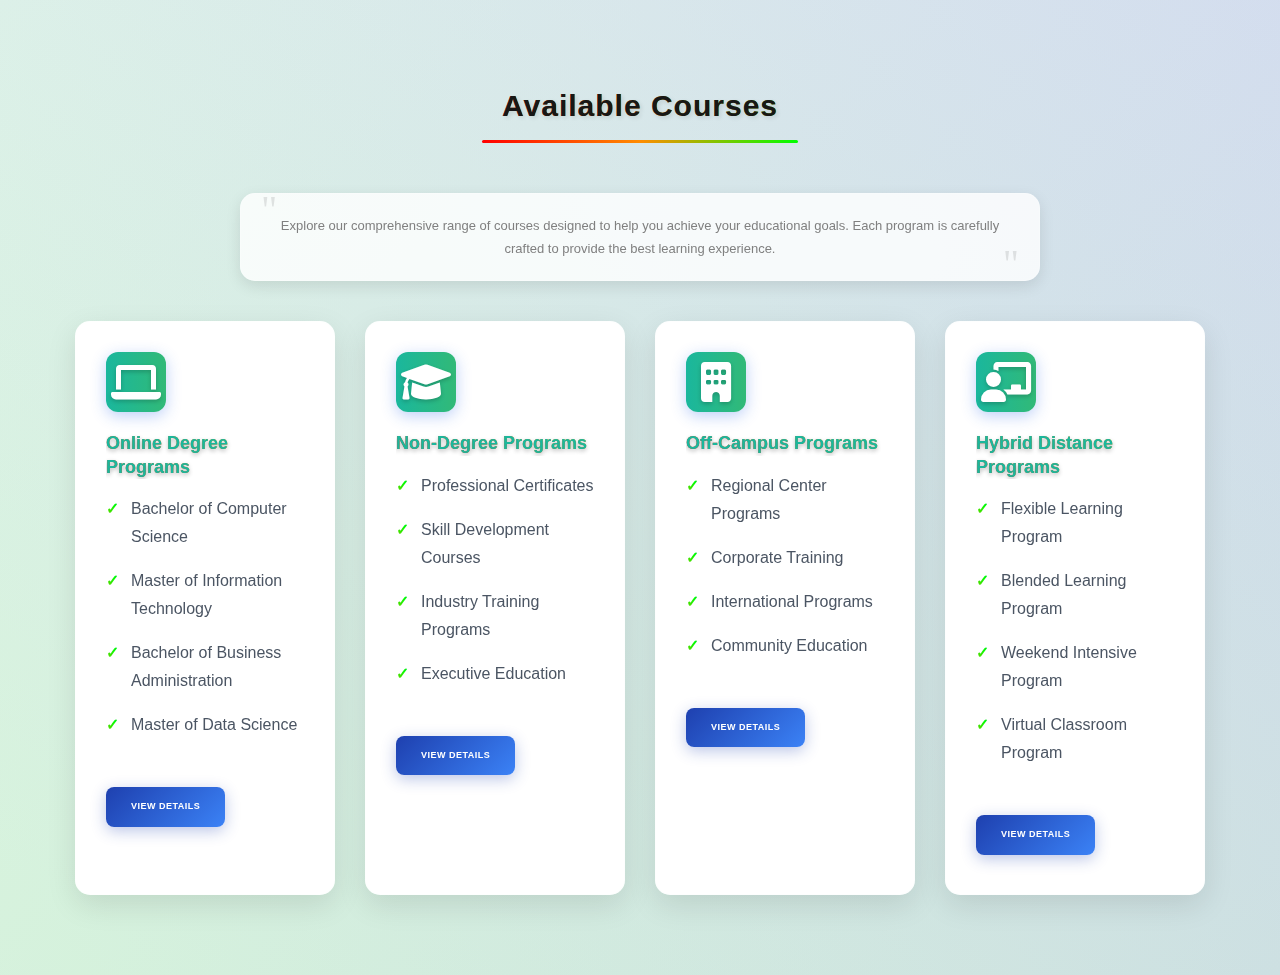
<file: courses.html>
<!DOCTYPE html>
<html lang="en">
<head>
  <meta charset="UTF-8">
  <meta name="viewport" content="width=device-width, initial-scale=1.0">
  <title>NajTech - Available Courses</title>
  <link rel="stylesheet" href="assets/css/style.css">
  <link rel="stylesheet" href="https://cdnjs.cloudflare.com/ajax/libs/font-awesome/6.0.0/css/all.min.css">
  <style>
    .courses-section {
      padding: 80px 0;
      background: linear-gradient(135deg, #f5f7fa 0%, #e4e8f0 100%);
      min-height: 100vh;
      position: relative;
      overflow: hidden;
    }

    .courses-section::before {
      content: '';
      position: absolute;
      top: 0;
      left: 0;
      width: 100%;
      height: 100%;
      background: linear-gradient(45deg, 
        rgba(255, 0, 0, 0.1),
        rgba(0, 255, 0, 0.1),
        rgba(0, 0, 255, 0.1),
        rgba(255, 0, 0, 0.1)
      );
      background-size: 400% 400%;
      animation: gradientAnimation 15s ease infinite;
      z-index: 0;
    }

    .section-title {
      text-align: center;
      font-size: 3rem;
      background: linear-gradient(45deg, 
        #ff0000,
        #ff8c00,
        #00ff00,
        #0000ff,
        #ff0000
      );
      background-size: 300% 300%;
      -webkit-background-clip: text;
      background-clip: text;
      color: transparent;
      margin-bottom: 20px;
      position: relative;
      display: inline-block;
      left: 50%;
      transform: translateX(-50%);
      animation: gradientAnimation 8s ease infinite;
      text-shadow: 2px 2px 4px rgba(0, 0, 0, 0.1);
      font-weight: 800;
      letter-spacing: 1px;
      padding: 0 20px;
    }

    .section-title::before {
      content: '';
      position: absolute;
      bottom: -10px;
      left: 0;
      width: 100%;
      height: 3px;
      background: linear-gradient(90deg, 
        #ff0000,
        #ff8c00,
        #00ff00,
        #0000ff,
        #ff0000
      );
      background-size: 200% 200%;
      animation: gradientAnimation 8s ease infinite;
      border-radius: 3px;
    }

    .section-text {
      text-align: center;
      color: #4b5563;
      max-width: 800px;
      margin: 40px auto;
      font-size: 1.3rem;
      line-height: 1.8;
      position: relative;
      z-index: 1;
      padding: 20px;
      background: rgba(255, 255, 255, 0.8);
      border-radius: 15px;
      box-shadow: 0 5px 15px rgba(0, 0, 0, 0.1);
      border: 1px solid rgba(255, 255, 255, 0.2);
      transition: all 0.3s ease;
    }

    .section-text:hover {
      transform: translateY(-5px);
      box-shadow: 0 10px 25px rgba(0, 0, 0, 0.15);
      background: rgba(255, 255, 255, 0.95);
    }

    .section-text::before {
      content: '"';
      position: absolute;
      top: -20px;
      left: 20px;
      font-size: 4rem;
      color: rgba(0, 0, 0, 0.1);
      font-family: serif;
    }

    .section-text::after {
      content: '"';
      position: absolute;
      bottom: -20px;
      right: 20px;
      font-size: 4rem;
      color: rgba(0, 0, 0, 0.1);
      font-family: serif;
    }

    .grid-list {
      display: grid;
      grid-template-columns: repeat(auto-fit, minmax(300px, 1fr));
      gap: 30px;
      padding: 0 20px;
      max-width: 1200px;
      margin: 0 auto;
    }

    .course-card {
      background: rgba(255, 255, 255, 0.95);
      border-radius: 15px;
      padding: 30px;
      box-shadow: 0 10px 30px rgba(0, 0, 0, 0.1);
      transition: all 0.3s ease;
      position: relative;
      overflow: hidden;
      border: 1px solid rgba(255, 255, 255, 0.2);
    }

    .course-card::before {
      content: '';
      position: absolute;
      inset: -2px;
      background: linear-gradient(45deg, 
        #ff0000,
        #ff8c00,
        #00ff00,
        #0000ff,
        #ff0000
      );
      background-size: 400% 400%;
      border-radius: 16px;
      z-index: -1;
      animation: gradientAnimation 8s linear infinite;
    }

    .course-card::after {
      content: '';
      position: absolute;
      inset: 0;
      background: rgba(255, 255, 255, 0.95);
      border-radius: 15px;
      z-index: -1;
    }

    .card-icon {
      width: 70px;
      height: 70px;
      background: linear-gradient(45deg, 
        #ff0000,
        #ff8c00,
        #00ff00,
        #0000ff,
        #ff0000
      );
      background-size: 300% 300%;
      border-radius: 15px;
      display: flex;
      align-items: center;
      justify-content: center;
      margin-bottom: 20px;
      color: white;
      font-size: 30px;
      transition: all 0.3s ease;
      animation: gradientAnimation 8s ease infinite;
      box-shadow: 0 4px 15px rgba(0, 0, 0, 0.2);
    }

    .card-title {
      font-size: 1.5rem;
      background: linear-gradient(45deg, 
        #ff0000,
        #ff8c00,
        #00ff00,
        #0000ff
      );
      background-size: 300% 300%;
      -webkit-background-clip: text;
      background-clip: text;
      color: transparent;
      margin-bottom: 15px;
      transition: all 0.3s ease;
      animation: gradientAnimation 8s ease infinite;
    }

    .course-list {
      list-style: none;
      padding: 0;
      margin: 0 0 20px 0;
    }

    .course-list li {
      padding: 8px 0;
      color: #4b5563;
      position: relative;
      padding-left: 25px;
      transition: all 0.3s ease;
    }

    .course-list li::before {
      content: '✓';
      position: absolute;
      left: 0;
      background: linear-gradient(45deg, 
        #ff0000,
        #ff8c00,
        #00ff00,
        #0000ff
      );
      background-size: 300% 300%;
      -webkit-background-clip: text;
      background-clip: text;
      color: transparent;
      font-weight: bold;
      transition: all 0.3s ease;
      animation: gradientAnimation 8s ease infinite;
    }

    .btn {
      display: inline-block;
      padding: 12px 30px;
      background: linear-gradient(45deg, 
        #FF6B6B 0%,
        #FF8E53 25%,
        #FFD93D 50%,
        #6BCB77 75%,
        #4D96FF 100%
      );
      background-size: 200% 200%;
      color: #ffffff;
      text-decoration: none;
      border-radius: 50px;
      transition: all 0.3s ease;
      font-weight: 600;
      position: relative;
      overflow: hidden;
      animation: gradientAnimation 5s ease infinite;
      box-shadow: 0 4px 15px rgba(0, 0, 0, 0.2);
      border: none;
      letter-spacing: 1px;
      text-transform: uppercase;
      font-size: 0.9rem;
    }

    .btn::before {
      content: '';
      position: absolute;
      top: 0;
      left: -100%;
      width: 100%;
      height: 100%;
      background: linear-gradient(90deg, transparent, rgba(255, 255, 255, 0.4), transparent);
      transition: 0.5s;
    }

    .btn:hover {
      transform: translateY(-3px) scale(1.05);
      box-shadow: 0 8px 25px rgba(0, 0, 0, 0.3);
      letter-spacing: 2px;
      animation: gradientAnimation 3s ease infinite;
    }

    .btn:hover::before {
      left: 100%;
    }

    .btn:active {
      transform: translateY(-1px) scale(0.98);
    }

    .course-card:hover {
      transform: translateY(-10px) scale(1.02);
      box-shadow: 0 20px 40px rgba(0, 0, 0, 0.2);
    }

    .course-card:hover .card-icon {
      transform: rotate(360deg) scale(1.1);
      box-shadow: 0 6px 20px rgba(0, 0, 0, 0.3);
    }

    .course-card:hover .card-title {
      animation: gradientAnimation 4s ease infinite;
    }

    .course-list li:hover {
      transform: translateX(10px);
      color: #ff0000;
    }

    .course-list li:hover::before {
      transform: scale(1.2);
      animation: gradientAnimation 4s ease infinite;
    }

    @keyframes gradientAnimation {
      0% {
        background-position: 0% 50%;
      }
      50% {
        background-position: 100% 50%;
      }
      100% {
        background-position: 0% 50%;
      }
    }

    @media (max-width: 768px) {
      .grid-list {
        grid-template-columns: 1fr;
        padding: 0 15px;
      }

      .section-title {
        font-size: 2rem;
      }
    }
  </style>
</head>
<body>
  <main>
    <section class="courses-section">
      <div class="container">
        <h2 class="section-title">Available Courses</h2>
        <p class="section-text">Explore our comprehensive range of courses designed to help you achieve your educational goals. Each program is carefully crafted to provide the best learning experience.</p>

        <div class="grid-list">
          <!-- Online Degree Programs -->
          <div class="course-card">
            <div class="card-icon">
              <i class="fas fa-laptop"></i>
            </div>
            <h3 class="card-title">Online Degree Programs</h3>
            <ul class="course-list">
              <li>Bachelor of Computer Science</li>
              <li>Master of Information Technology</li>
              <li>Bachelor of Business Administration</li>
              <li>Master of Data Science</li>
            </ul>
            <a href="online-degree-programs.html" class="btn">View Details</a>
          </div>

          <!-- Non-Degree Programs -->
          <div class="course-card">
            <div class="card-icon">
              <i class="fas fa-graduation-cap"></i>
            </div>
            <h3 class="card-title">Non-Degree Programs</h3>
            <ul class="course-list">
              <li>Professional Certificates</li>
              <li>Skill Development Courses</li>
              <li>Industry Training Programs</li>
              <li>Executive Education</li>
            </ul>
            <a href="non-degree-programs.html" class="btn">View Details</a>
          </div>

          <!-- Off-Campus Programs -->
          <div class="course-card">
            <div class="card-icon">
              <i class="fas fa-building"></i>
            </div>
            <h3 class="card-title">Off-Campus Programs</h3>
            <ul class="course-list">
              <li>Regional Center Programs</li>
              <li>Corporate Training</li>
              <li>International Programs</li>
              <li>Community Education</li>
            </ul>
            <a href="off-campus-programs.html" class="btn">View Details</a>
          </div>

          <!-- Hybrid Distance Programs -->
          <div class="course-card">
            <div class="card-icon">
              <i class="fas fa-chalkboard-teacher"></i>
            </div>
            <h3 class="card-title">Hybrid Distance Programs</h3>
            <ul class="course-list">
              <li>Flexible Learning Program</li>
              <li>Blended Learning Program</li>
              <li>Weekend Intensive Program</li>
              <li>Virtual Classroom Program</li>
            </ul>
            <a href="hybrid-distance-programs.html" class="btn">View Details</a>
          </div>
        </div>
      </div>
    </section>
  </main>
</body>
</html>
</file>
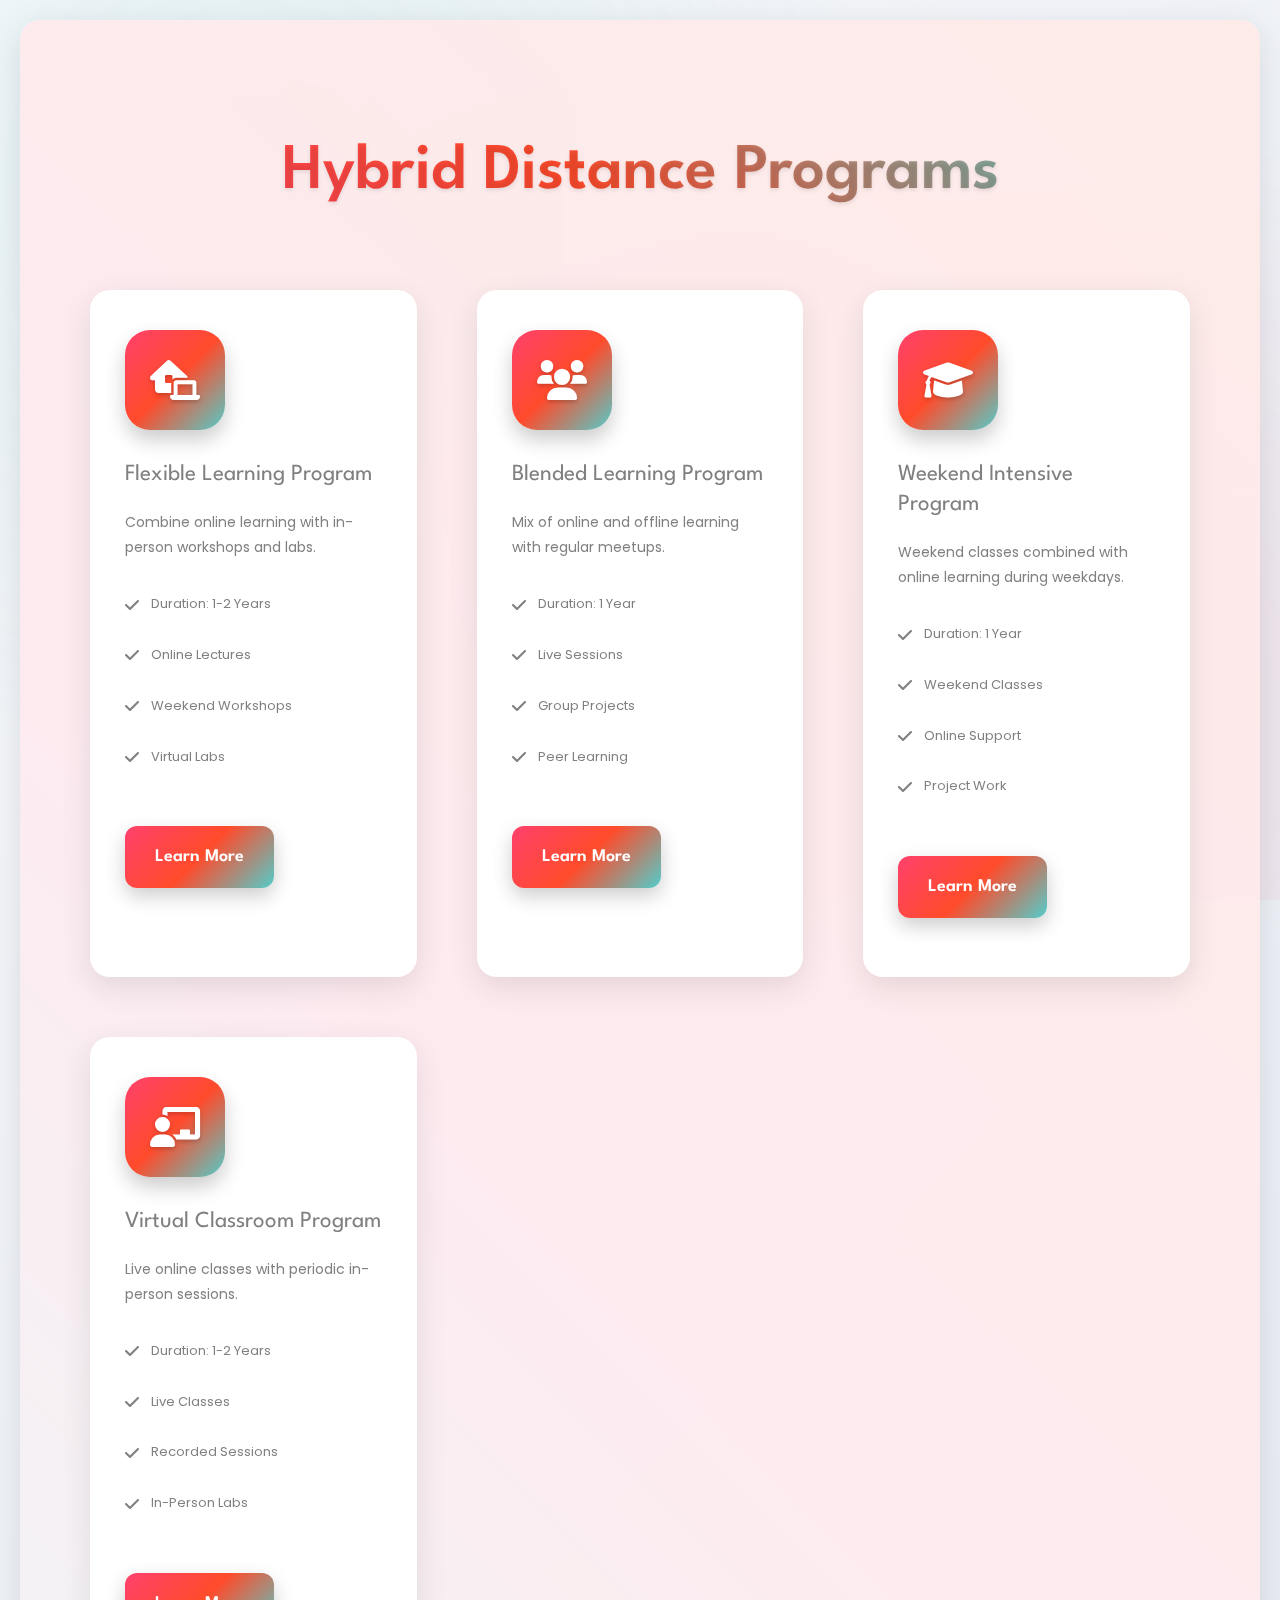
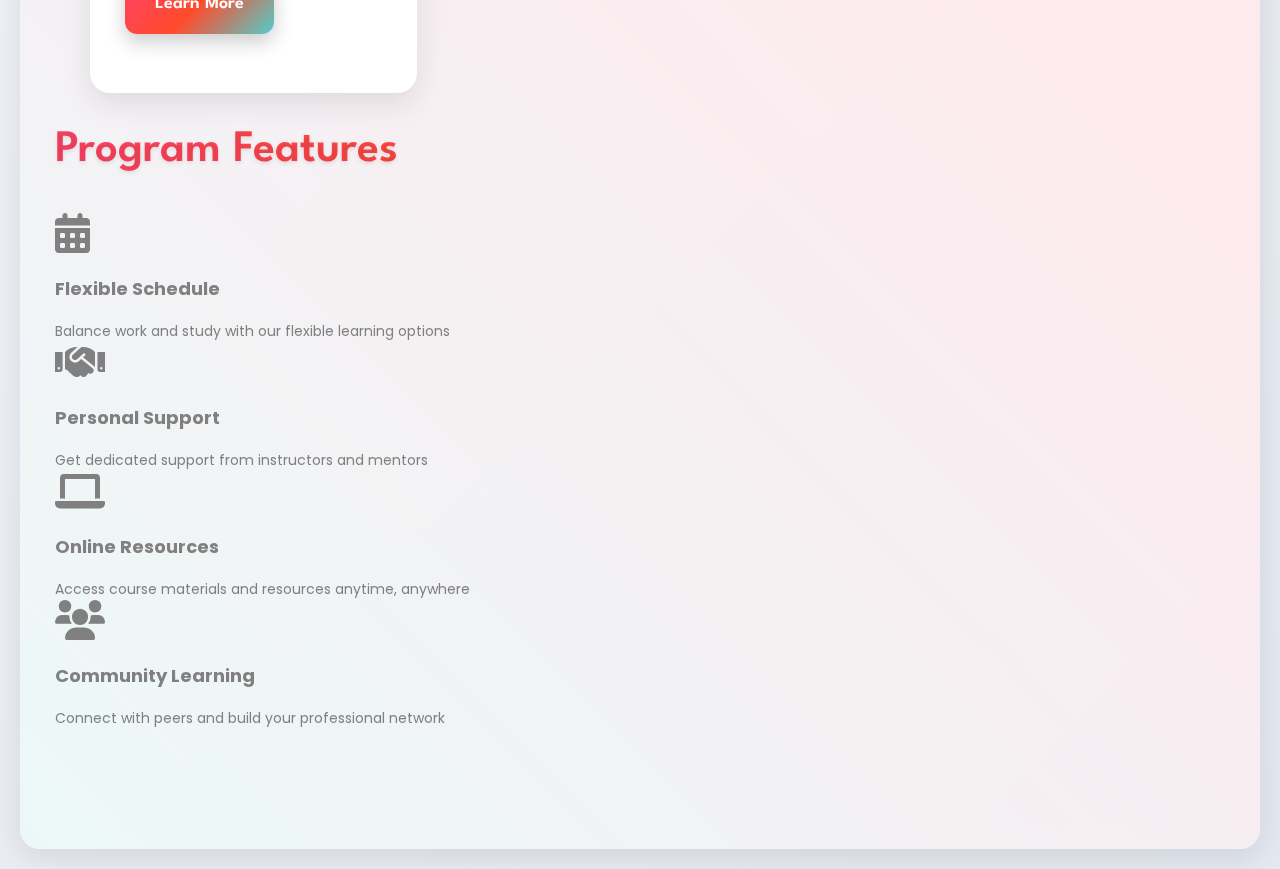
<file: hybrid-distance-programs.html>
<!DOCTYPE html>
<html lang="en">
<head>
  <meta charset="UTF-8">
  <meta name="viewport" content="width=device-width, initial-scale=1.0">
  <title>Hybrid Distance Programs - NajTech</title>
  <link rel="stylesheet" href="assets/css/style.css">
  <link rel="stylesheet" href="https://cdnjs.cloudflare.com/ajax/libs/font-awesome/6.0.0/css/all.min.css">
  <link href="https://fonts.googleapis.com/css2?family=League+Spartan:wght@400;500;600;700&family=Poppins:wght@300;400;500;600;700&display=swap" rel="stylesheet">
</head>
<body>
  <main>
    <article class="section hybrid-programs">
      <div class="container">
        <h1 class="h1 section-title">Hybrid Distance Programs</h1>
        
        <div class="programs-grid">
          <div class="program-card">
            <div class="card-icon">
              <i class="fas fa-laptop-house"></i>
            </div>
            <h3 class="h3 card-title">Flexible Learning Program</h3>
            <p class="card-text">
              Combine online learning with in-person workshops and labs.
            </p>
            <ul class="program-features">
              <li><i class="fas fa-check"></i> Duration: 1-2 Years</li>
              <li><i class="fas fa-check"></i> Online Lectures</li>
              <li><i class="fas fa-check"></i> Weekend Workshops</li>
              <li><i class="fas fa-check"></i> Virtual Labs</li>
            </ul>
            <a href="#" class="btn">Learn More</a>
          </div>

          <div class="program-card">
            <div class="card-icon">
              <i class="fas fa-users"></i>
            </div>
            <h3 class="h3 card-title">Blended Learning Program</h3>
            <p class="card-text">
              Mix of online and offline learning with regular meetups.
            </p>
            <ul class="program-features">
              <li><i class="fas fa-check"></i> Duration: 1 Year</li>
              <li><i class="fas fa-check"></i> Live Sessions</li>
              <li><i class="fas fa-check"></i> Group Projects</li>
              <li><i class="fas fa-check"></i> Peer Learning</li>
            </ul>
            <a href="#" class="btn">Learn More</a>
          </div>

          <div class="program-card">
            <div class="card-icon">
              <i class="fas fa-graduation-cap"></i>
            </div>
            <h3 class="h3 card-title">Weekend Intensive Program</h3>
            <p class="card-text">
              Weekend classes combined with online learning during weekdays.
            </p>
            <ul class="program-features">
              <li><i class="fas fa-check"></i> Duration: 1 Year</li>
              <li><i class="fas fa-check"></i> Weekend Classes</li>
              <li><i class="fas fa-check"></i> Online Support</li>
              <li><i class="fas fa-check"></i> Project Work</li>
            </ul>
            <a href="#" class="btn">Learn More</a>
          </div>

          <div class="program-card">
            <div class="card-icon">
              <i class="fas fa-chalkboard-teacher"></i>
            </div>
            <h3 class="h3 card-title">Virtual Classroom Program</h3>
            <p class="card-text">
              Live online classes with periodic in-person sessions.
            </p>
            <ul class="program-features">
              <li><i class="fas fa-check"></i> Duration: 1-2 Years</li>
              <li><i class="fas fa-check"></i> Live Classes</li>
              <li><i class="fas fa-check"></i> Recorded Sessions</li>
              <li><i class="fas fa-check"></i> In-Person Labs</li>
            </ul>
            <a href="#" class="btn">Learn More</a>
          </div>
        </div>

        <div class="program-details">
          <h2 class="h2">Program Features</h2>
          <div class="details-grid">
            <div class="detail-item">
              <i class="fas fa-calendar-alt"></i>
              <h3>Flexible Schedule</h3>
              <p>Balance work and study with our flexible learning options</p>
            </div>
            <div class="detail-item">
              <i class="fas fa-handshake"></i>
              <h3>Personal Support</h3>
              <p>Get dedicated support from instructors and mentors</p>
            </div>
            <div class="detail-item">
              <i class="fas fa-laptop"></i>
              <h3>Online Resources</h3>
              <p>Access course materials and resources anytime, anywhere</p>
            </div>
            <div class="detail-item">
              <i class="fas fa-users"></i>
              <h3>Community Learning</h3>
              <p>Connect with peers and build your professional network</p>
            </div>
          </div>
        </div>
      </div>
    </article>
  </main>
</body>
</html>
</file>
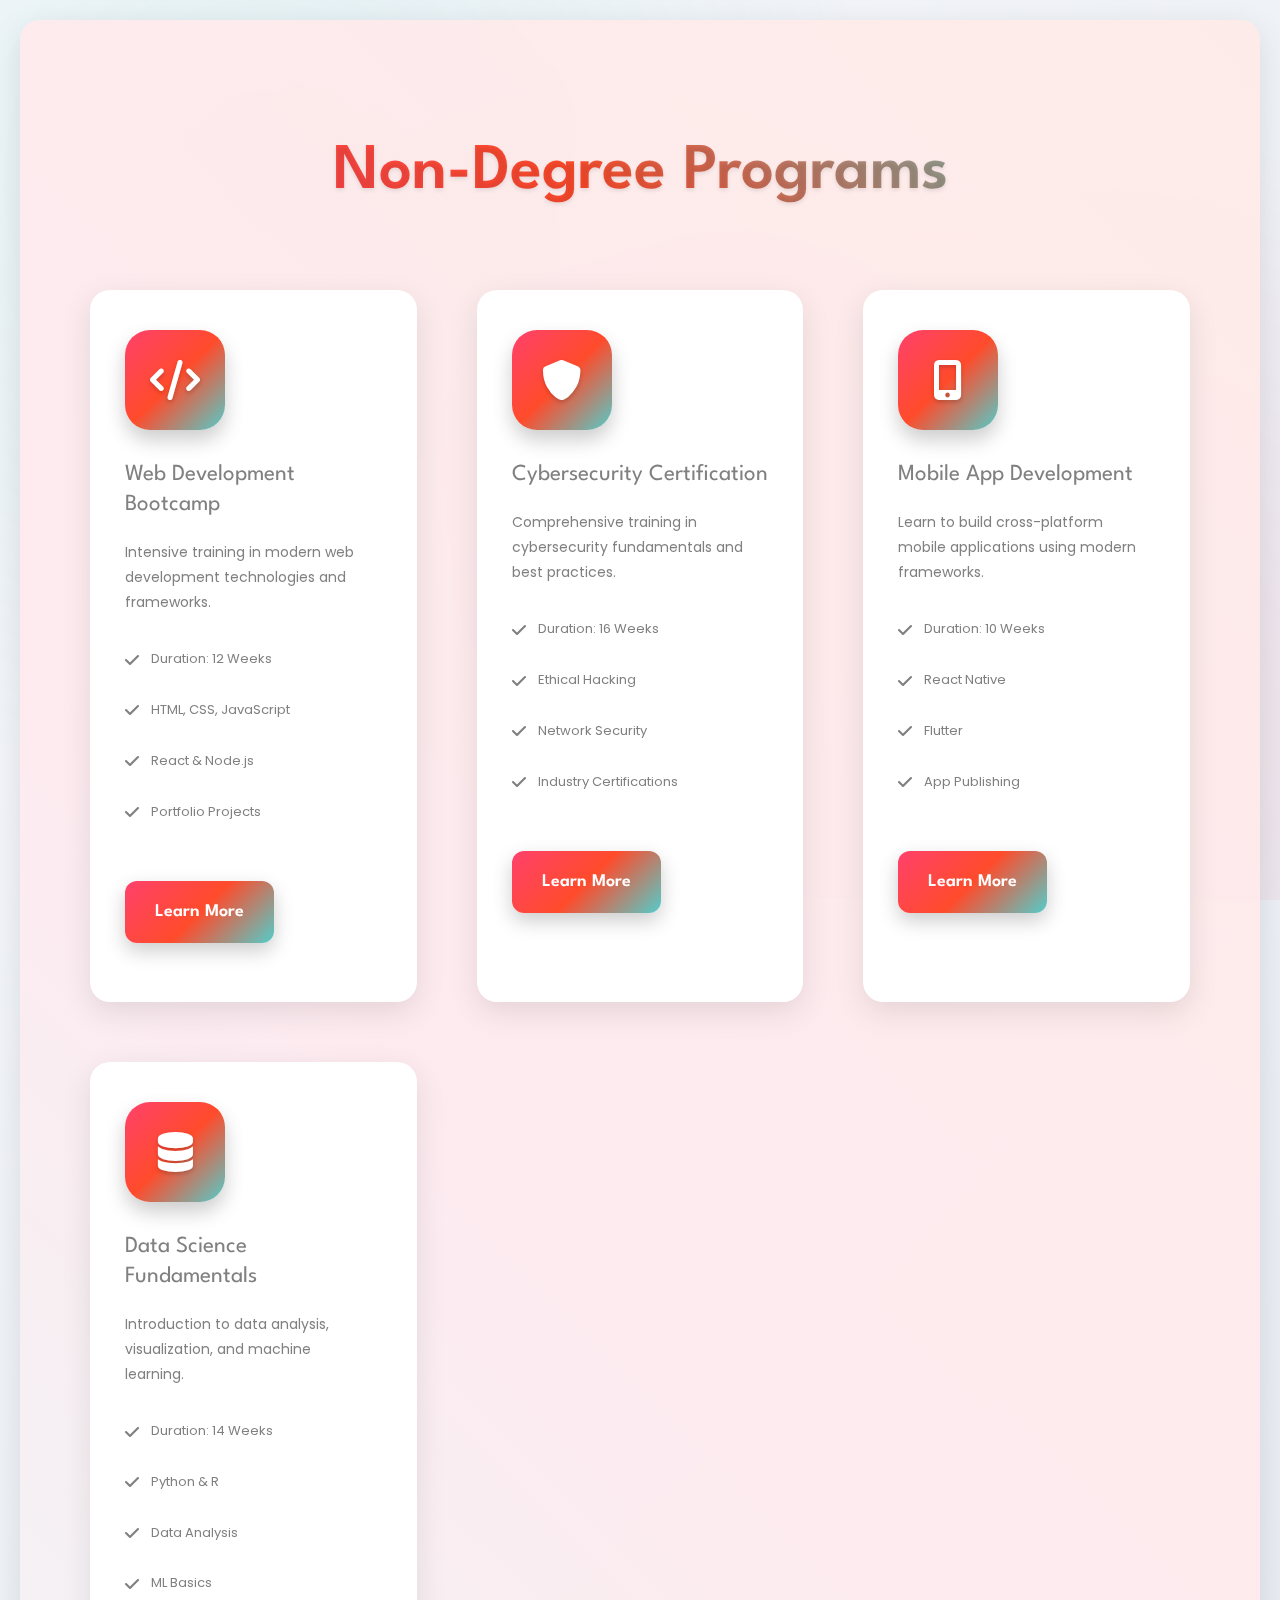
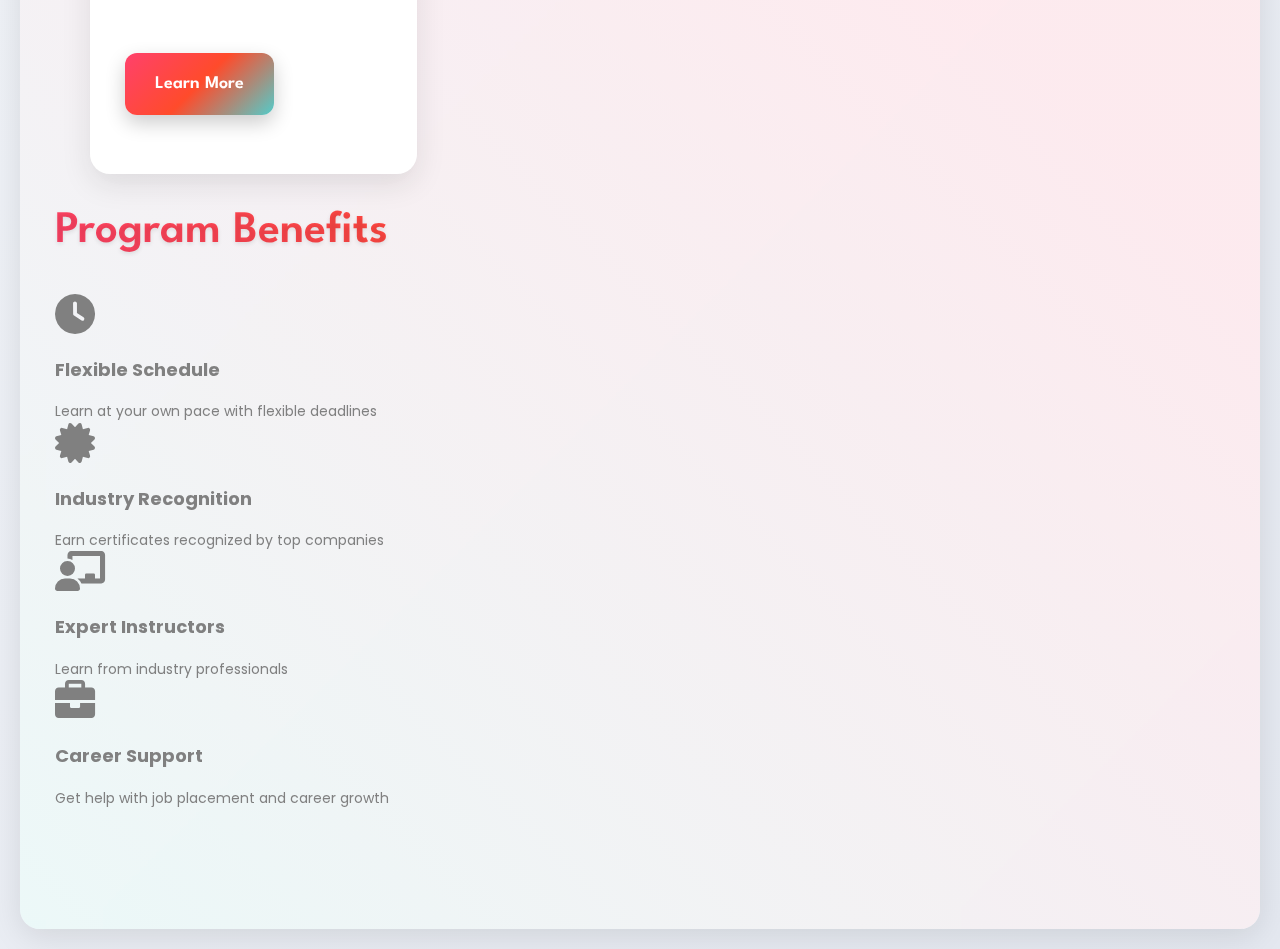
<file: non-degree-programs.html>
<!DOCTYPE html>
<html lang="en">
<head>
  <meta charset="UTF-8">
  <meta name="viewport" content="width=device-width, initial-scale=1.0">
  <title>Non-Degree Programs - NajTech</title>
  <link rel="stylesheet" href="assets/css/style.css">
  <link rel="stylesheet" href="https://cdnjs.cloudflare.com/ajax/libs/font-awesome/6.0.0/css/all.min.css">
  <link href="https://fonts.googleapis.com/css2?family=League+Spartan:wght@400;500;600;700&family=Poppins:wght@300;400;500;600;700&display=swap" rel="stylesheet">
</head>
<body>
  <main>
    <article class="section non-degree-programs">
      <div class="container">
        <h1 class="h1 section-title">Non-Degree Programs</h1>
        
        <div class="programs-grid">
          <div class="program-card">
            <div class="card-icon">
              <i class="fas fa-code"></i>
            </div>
            <h3 class="h3 card-title">Web Development Bootcamp</h3>
            <p class="card-text">
              Intensive training in modern web development technologies and frameworks.
            </p>
            <ul class="program-features">
              <li><i class="fas fa-check"></i> Duration: 12 Weeks</li>
              <li><i class="fas fa-check"></i> HTML, CSS, JavaScript</li>
              <li><i class="fas fa-check"></i> React & Node.js</li>
              <li><i class="fas fa-check"></i> Portfolio Projects</li>
            </ul>
            <a href="#" class="btn">Learn More</a>
          </div>

          <div class="program-card">
            <div class="card-icon">
              <i class="fas fa-shield-alt"></i>
            </div>
            <h3 class="h3 card-title">Cybersecurity Certification</h3>
            <p class="card-text">
              Comprehensive training in cybersecurity fundamentals and best practices.
            </p>
            <ul class="program-features">
              <li><i class="fas fa-check"></i> Duration: 16 Weeks</li>
              <li><i class="fas fa-check"></i> Ethical Hacking</li>
              <li><i class="fas fa-check"></i> Network Security</li>
              <li><i class="fas fa-check"></i> Industry Certifications</li>
            </ul>
            <a href="#" class="btn">Learn More</a>
          </div>

          <div class="program-card">
            <div class="card-icon">
              <i class="fas fa-mobile-alt"></i>
            </div>
            <h3 class="h3 card-title">Mobile App Development</h3>
            <p class="card-text">
              Learn to build cross-platform mobile applications using modern frameworks.
            </p>
            <ul class="program-features">
              <li><i class="fas fa-check"></i> Duration: 10 Weeks</li>
              <li><i class="fas fa-check"></i> React Native</li>
              <li><i class="fas fa-check"></i> Flutter</li>
              <li><i class="fas fa-check"></i> App Publishing</li>
            </ul>
            <a href="#" class="btn">Learn More</a>
          </div>

          <div class="program-card">
            <div class="card-icon">
              <i class="fas fa-database"></i>
            </div>
            <h3 class="h3 card-title">Data Science Fundamentals</h3>
            <p class="card-text">
              Introduction to data analysis, visualization, and machine learning.
            </p>
            <ul class="program-features">
              <li><i class="fas fa-check"></i> Duration: 14 Weeks</li>
              <li><i class="fas fa-check"></i> Python & R</li>
              <li><i class="fas fa-check"></i> Data Analysis</li>
              <li><i class="fas fa-check"></i> ML Basics</li>
            </ul>
            <a href="#" class="btn">Learn More</a>
          </div>
        </div>

        <div class="program-details">
          <h2 class="h2">Program Benefits</h2>
          <div class="details-grid">
            <div class="detail-item">
              <i class="fas fa-clock"></i>
              <h3>Flexible Schedule</h3>
              <p>Learn at your own pace with flexible deadlines</p>
            </div>
            <div class="detail-item">
              <i class="fas fa-certificate"></i>
              <h3>Industry Recognition</h3>
              <p>Earn certificates recognized by top companies</p>
            </div>
            <div class="detail-item">
              <i class="fas fa-chalkboard-teacher"></i>
              <h3>Expert Instructors</h3>
              <p>Learn from industry professionals</p>
            </div>
            <div class="detail-item">
              <i class="fas fa-briefcase"></i>
              <h3>Career Support</h3>
              <p>Get help with job placement and career growth</p>
            </div>
          </div>
        </div>
      </div>
    </article>
  </main>
</body>
</html>
</file>
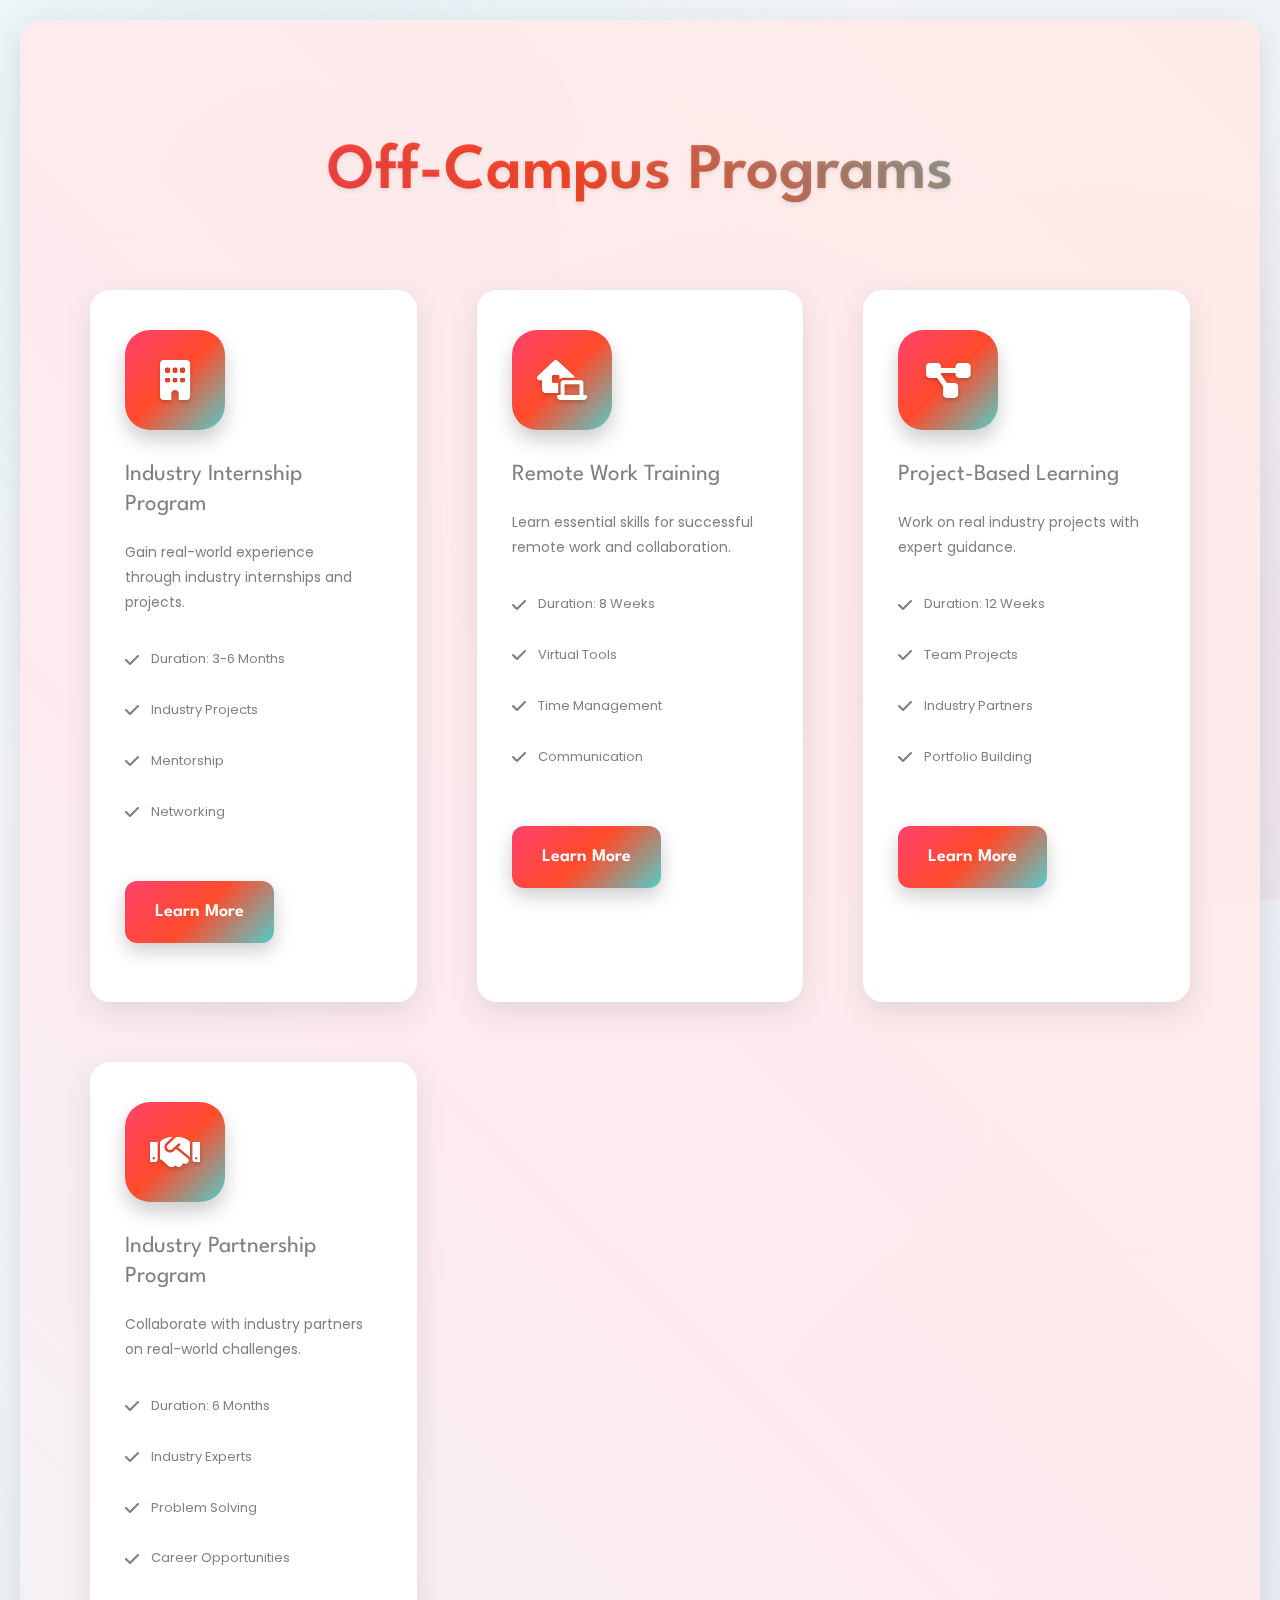
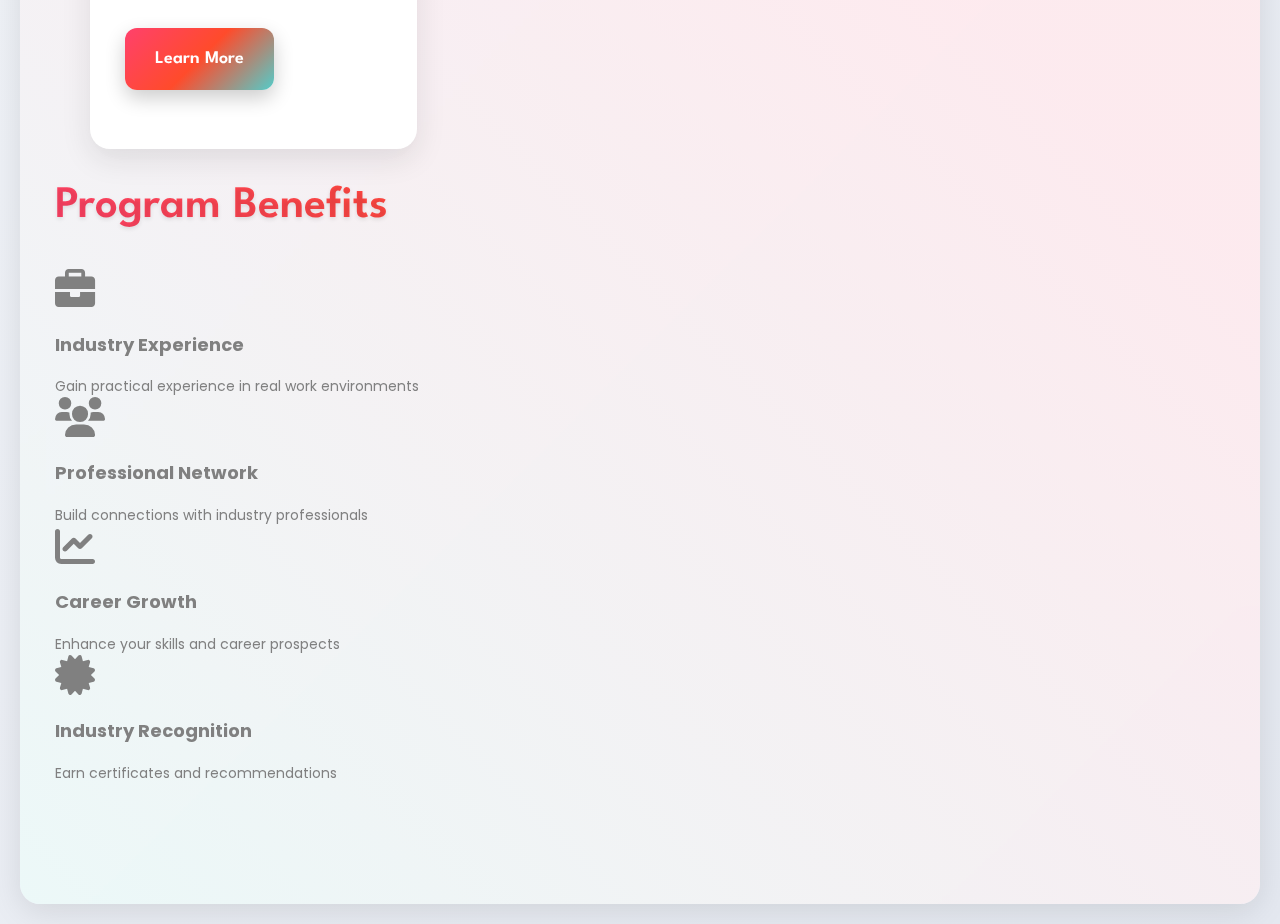
<file: off-campus-programs.html>
<!DOCTYPE html>
<html lang="en">
<head>
  <meta charset="UTF-8">
  <meta name="viewport" content="width=device-width, initial-scale=1.0">
  <title>Off-Campus Programs - NajTech</title>
  <link rel="stylesheet" href="assets/css/style.css">
  <link rel="stylesheet" href="https://cdnjs.cloudflare.com/ajax/libs/font-awesome/6.0.0/css/all.min.css">
  <link href="https://fonts.googleapis.com/css2?family=League+Spartan:wght@400;500;600;700&family=Poppins:wght@300;400;500;600;700&display=swap" rel="stylesheet">
</head>
<body>
  <main>
    <article class="section off-campus-programs">
      <div class="container">
        <h1 class="h1 section-title">Off-Campus Programs</h1>
        
        <div class="programs-grid">
          <div class="program-card">
            <div class="card-icon">
              <i class="fas fa-building"></i>
            </div>
            <h3 class="h3 card-title">Industry Internship Program</h3>
            <p class="card-text">
              Gain real-world experience through industry internships and projects.
            </p>
            <ul class="program-features">
              <li><i class="fas fa-check"></i> Duration: 3-6 Months</li>
              <li><i class="fas fa-check"></i> Industry Projects</li>
              <li><i class="fas fa-check"></i> Mentorship</li>
              <li><i class="fas fa-check"></i> Networking</li>
            </ul>
            <a href="#" class="btn">Learn More</a>
          </div>

          <div class="program-card">
            <div class="card-icon">
              <i class="fas fa-laptop-house"></i>
            </div>
            <h3 class="h3 card-title">Remote Work Training</h3>
            <p class="card-text">
              Learn essential skills for successful remote work and collaboration.
            </p>
            <ul class="program-features">
              <li><i class="fas fa-check"></i> Duration: 8 Weeks</li>
              <li><i class="fas fa-check"></i> Virtual Tools</li>
              <li><i class="fas fa-check"></i> Time Management</li>
              <li><i class="fas fa-check"></i> Communication</li>
            </ul>
            <a href="#" class="btn">Learn More</a>
          </div>

          <div class="program-card">
            <div class="card-icon">
              <i class="fas fa-project-diagram"></i>
            </div>
            <h3 class="h3 card-title">Project-Based Learning</h3>
            <p class="card-text">
              Work on real industry projects with expert guidance.
            </p>
            <ul class="program-features">
              <li><i class="fas fa-check"></i> Duration: 12 Weeks</li>
              <li><i class="fas fa-check"></i> Team Projects</li>
              <li><i class="fas fa-check"></i> Industry Partners</li>
              <li><i class="fas fa-check"></i> Portfolio Building</li>
            </ul>
            <a href="#" class="btn">Learn More</a>
          </div>

          <div class="program-card">
            <div class="card-icon">
              <i class="fas fa-handshake"></i>
            </div>
            <h3 class="h3 card-title">Industry Partnership Program</h3>
            <p class="card-text">
              Collaborate with industry partners on real-world challenges.
            </p>
            <ul class="program-features">
              <li><i class="fas fa-check"></i> Duration: 6 Months</li>
              <li><i class="fas fa-check"></i> Industry Experts</li>
              <li><i class="fas fa-check"></i> Problem Solving</li>
              <li><i class="fas fa-check"></i> Career Opportunities</li>
            </ul>
            <a href="#" class="btn">Learn More</a>
          </div>
        </div>

        <div class="program-details">
          <h2 class="h2">Program Benefits</h2>
          <div class="details-grid">
            <div class="detail-item">
              <i class="fas fa-briefcase"></i>
              <h3>Industry Experience</h3>
              <p>Gain practical experience in real work environments</p>
            </div>
            <div class="detail-item">
              <i class="fas fa-users"></i>
              <h3>Professional Network</h3>
              <p>Build connections with industry professionals</p>
            </div>
            <div class="detail-item">
              <i class="fas fa-chart-line"></i>
              <h3>Career Growth</h3>
              <p>Enhance your skills and career prospects</p>
            </div>
            <div class="detail-item">
              <i class="fas fa-certificate"></i>
              <h3>Industry Recognition</h3>
              <p>Earn certificates and recommendations</p>
            </div>
          </div>
        </div>
      </div>
    </article>
  </main>
</body>
</html>
</file>
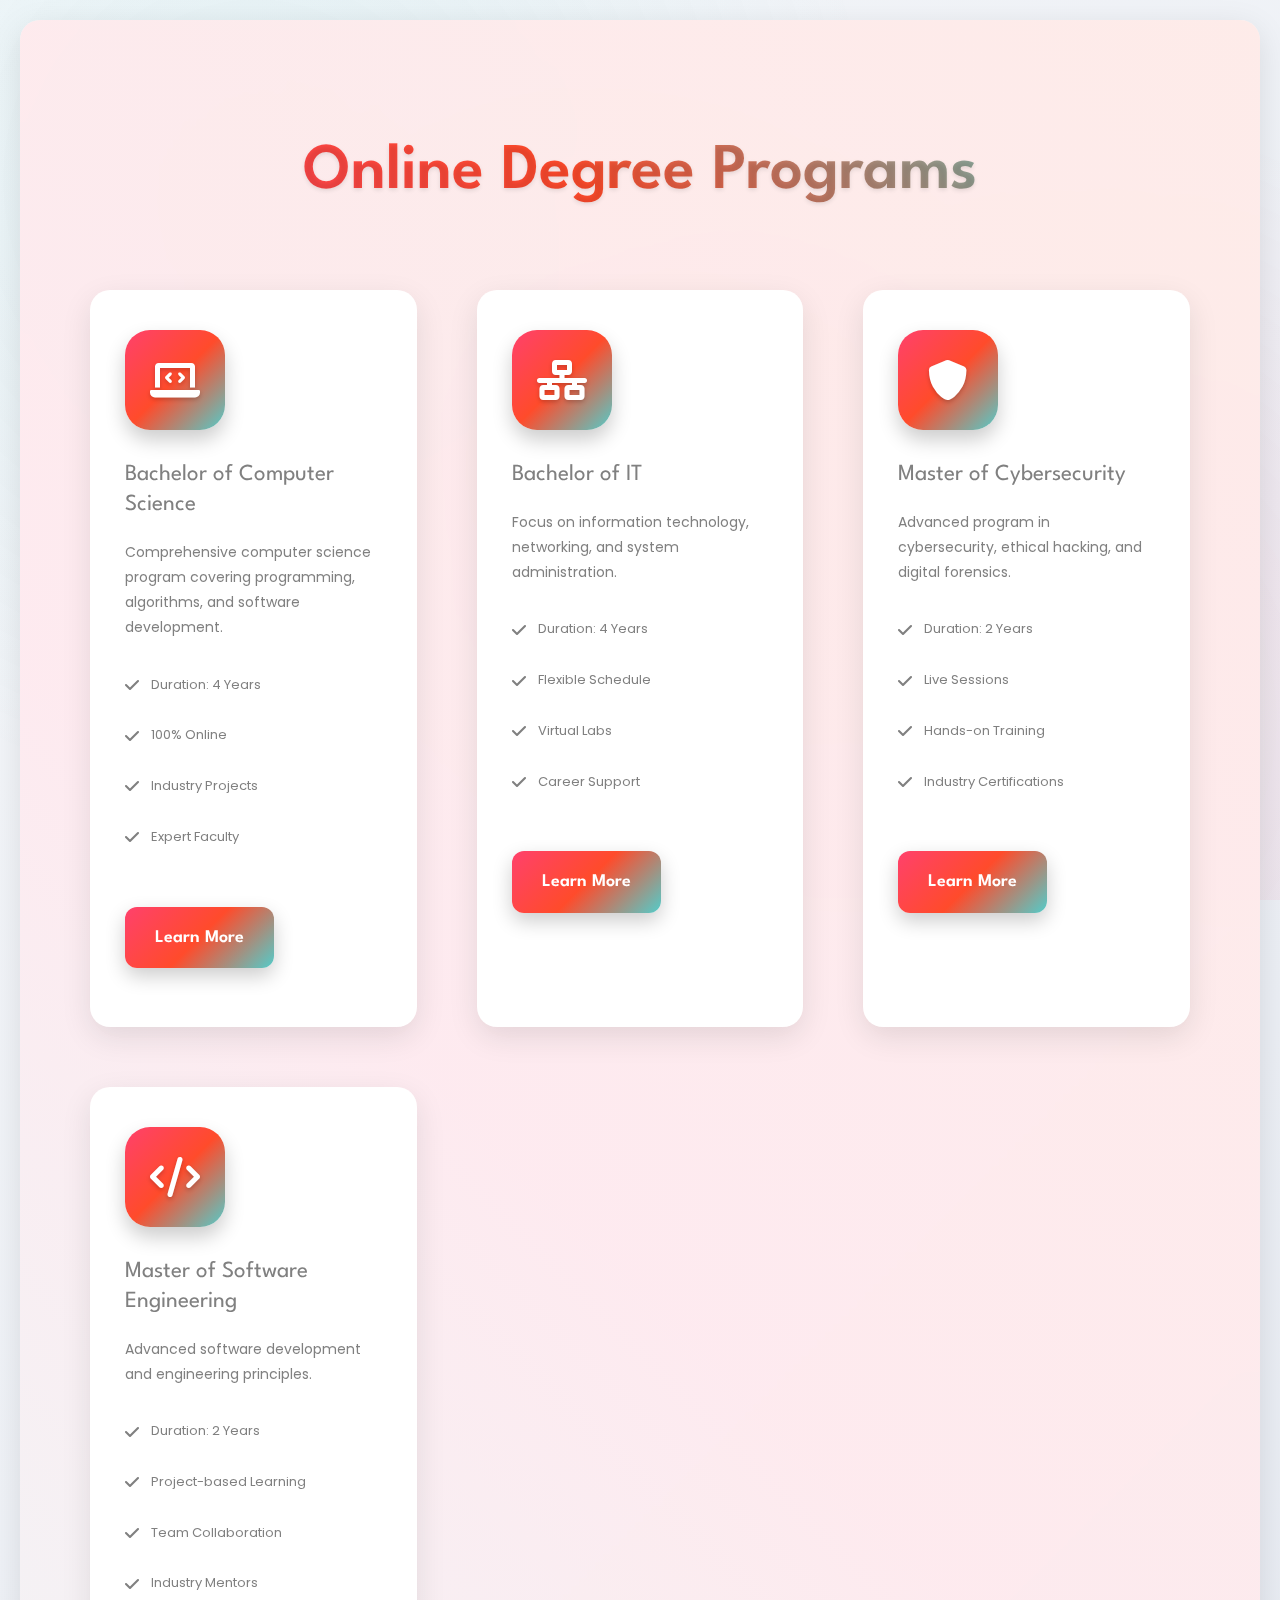
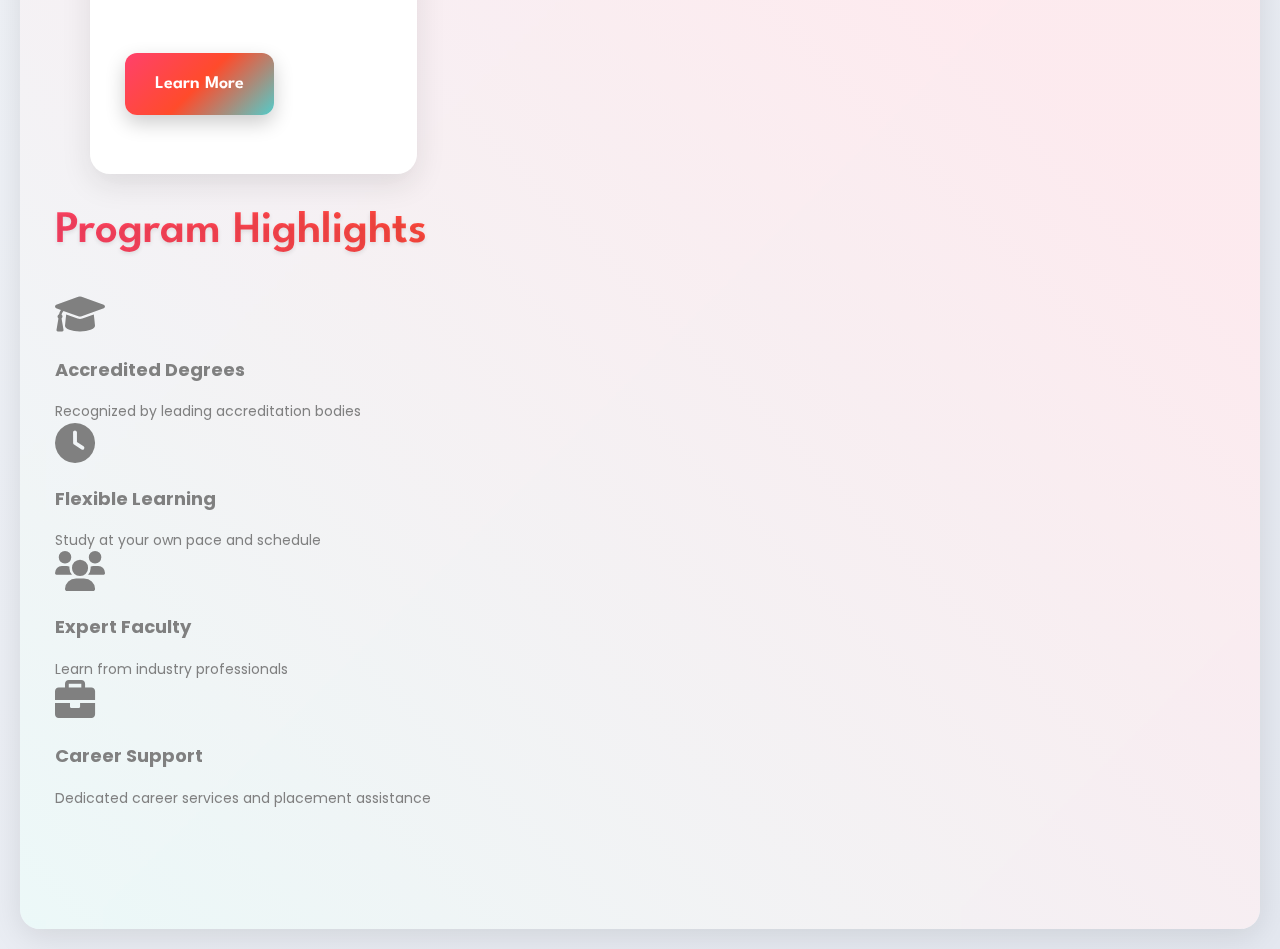
<file: online-degree-programs.html>
<!DOCTYPE html>
<html lang="en">
<head>
  <meta charset="UTF-8">
  <meta name="viewport" content="width=device-width, initial-scale=1.0">
  <title>Online Degree Programs - NajTech</title>
  <link rel="stylesheet" href="assets/css/style.css">
  <link rel="stylesheet" href="https://cdnjs.cloudflare.com/ajax/libs/font-awesome/6.0.0/css/all.min.css">
  <link href="https://fonts.googleapis.com/css2?family=League+Spartan:wght@400;500;600;700&family=Poppins:wght@300;400;500;600;700&display=swap" rel="stylesheet">
</head>
<body>
  <main>
    <article class="section degree-programs">
      <div class="container">
        <h1 class="h1 section-title">Online Degree Programs</h1>
        
        <div class="programs-grid">
          <div class="program-card">
            <div class="card-icon">
              <i class="fas fa-laptop-code"></i>
            </div>
            <h3 class="h3 card-title">Bachelor of Computer Science</h3>
            <p class="card-text">
              Comprehensive computer science program covering programming, algorithms, and software development.
            </p>
            <ul class="program-features">
              <li><i class="fas fa-check"></i> Duration: 4 Years</li>
              <li><i class="fas fa-check"></i> 100% Online</li>
              <li><i class="fas fa-check"></i> Industry Projects</li>
              <li><i class="fas fa-check"></i> Expert Faculty</li>
            </ul>
            <a href="#" class="btn">Learn More</a>
          </div>

          <div class="program-card">
            <div class="card-icon">
              <i class="fas fa-network-wired"></i>
            </div>
            <h3 class="h3 card-title">Bachelor of IT</h3>
            <p class="card-text">
              Focus on information technology, networking, and system administration.
            </p>
            <ul class="program-features">
              <li><i class="fas fa-check"></i> Duration: 4 Years</li>
              <li><i class="fas fa-check"></i> Flexible Schedule</li>
              <li><i class="fas fa-check"></i> Virtual Labs</li>
              <li><i class="fas fa-check"></i> Career Support</li>
            </ul>
            <a href="#" class="btn">Learn More</a>
          </div>

          <div class="program-card">
            <div class="card-icon">
              <i class="fas fa-shield-alt"></i>
            </div>
            <h3 class="h3 card-title">Master of Cybersecurity</h3>
            <p class="card-text">
              Advanced program in cybersecurity, ethical hacking, and digital forensics.
            </p>
            <ul class="program-features">
              <li><i class="fas fa-check"></i> Duration: 2 Years</li>
              <li><i class="fas fa-check"></i> Live Sessions</li>
              <li><i class="fas fa-check"></i> Hands-on Training</li>
              <li><i class="fas fa-check"></i> Industry Certifications</li>
            </ul>
            <a href="#" class="btn">Learn More</a>
          </div>

          <div class="program-card">
            <div class="card-icon">
              <i class="fas fa-code"></i>
            </div>
            <h3 class="h3 card-title">Master of Software Engineering</h3>
            <p class="card-text">
              Advanced software development and engineering principles.
            </p>
            <ul class="program-features">
              <li><i class="fas fa-check"></i> Duration: 2 Years</li>
              <li><i class="fas fa-check"></i> Project-based Learning</li>
              <li><i class="fas fa-check"></i> Team Collaboration</li>
              <li><i class="fas fa-check"></i> Industry Mentors</li>
            </ul>
            <a href="#" class="btn">Learn More</a>
          </div>
        </div>

        <div class="program-details">
          <h2 class="h2">Program Highlights</h2>
          <div class="details-grid">
            <div class="detail-item">
              <i class="fas fa-graduation-cap"></i>
              <h3>Accredited Degrees</h3>
              <p>Recognized by leading accreditation bodies</p>
            </div>
            <div class="detail-item">
              <i class="fas fa-clock"></i>
              <h3>Flexible Learning</h3>
              <p>Study at your own pace and schedule</p>
            </div>
            <div class="detail-item">
              <i class="fas fa-users"></i>
              <h3>Expert Faculty</h3>
              <p>Learn from industry professionals</p>
            </div>
            <div class="detail-item">
              <i class="fas fa-briefcase"></i>
              <h3>Career Support</h3>
              <p>Dedicated career services and placement assistance</p>
            </div>
          </div>
        </div>
      </div>
    </article>
  </main>
</body>
</html>
</file>
<file: assets/css/style.css>
/*-----------------------------------*\
  #style.css
\*-----------------------------------*/

/**
 * copyright 2025 Pushpanjay patel
 */





/*-----------------------------------*\
  #CUSTOM PROPERTY
\*-----------------------------------*/

:root {

  /**
   * colors
   */

  --selective-yellow: hsl(42, 94%, 55%);
  --eerie-black-1: hsl(0, 0%, 9%);
  --eerie-black-2: hsl(180, 3%, 7%);
  --quick-silver: hsl(0, 0%, 65%);
  --radical-red: hsl(351, 83%, 61%);
  --light-gray: hsl(0, 0%, 80%);
  --isabelline: hsl(36, 33%, 94%);
  --gray-x-11: hsl(0, 0%, 73%);
  --kappel_15: hsla(170, 75%, 41%, 0.15);
  --platinum: hsl(0, 0%, 90%);
  --gray-web: hsl(0, 0%, 50%);
  --black_80: hsla(0, 0%, 0%, 0.8);
  --white_50: hsla(0, 0%, 100%, 0.5);
  --black_50: hsla(0, 0%, 0%, 0.5);
  --black_30: hsla(0, 0%, 0%, 0.3);
  --kappel: hsl(170, 75%, 41%);
  --white: hsl(0, 0%, 100%);

  /**
   * gradient color
   */

  --gradient: linear-gradient(-90deg, hsl(151, 58%, 46%) 0%, hsl(170, 75%, 41%) 100%);

  /**
   * typography
   */

  --ff-league_spartan: 'League Spartan', sans-serif;
  --ff-poppins: 'Poppins', sans-serif;

  --fs-1: 4.2rem;
  --fs-2: 3.2rem;
  --fs-3: 2.3rem;
  --fs-4: 1.8rem;
  --fs-5: 1.5rem;
  --fs-6: 1.4rem;
  --fs-7: 1.3rem;

  --fw-500: 500;
  --fw-600: 600;

  /**
   * spacing
   */

  --section-padding: 75px;

  /**
   * shadow
   */

  --shadow-1: 0 6px 15px 0 hsla(0, 0%, 0%, 0.05);
  --shadow-2: 0 10px 30px hsla(0, 0%, 0%, 0.06);
  --shadow-3: 0 10px 50px 0 hsla(220, 53%, 22%, 0.1);

  /**
   * radius
   */

  --radius-pill: 500px;
  --radius-circle: 50%;
  --radius-3: 3px;
  --radius-5: 5px;
  --radius-10: 10px;
  --radius-18: 18px;

  /**
   * transition
   */

  --transition-1: 0.25s ease;
  --transition-2: 0.5s ease;
  --cubic-in: cubic-bezier(0.51, 0.03, 0.64, 0.28);
  --cubic-out: cubic-bezier(0.33, 0.85, 0.4, 0.96);

}

/*.name{
  position: absolute;
  top: 5px;
  left: 23%;
  transform: translateX(-50%);
  font-size: 40px;
  font-weight: bold;
  color: hsl(170, 75%, 41%); ;
  font-family: Times New Roman;
  text-transform: uppercase;
  white-space: nowrap;
  
}
 */

.logo {
  display: flex;
  align-items: center;
  gap: 10px;
  /* Logo aur text ke beech gap */
}

.name h1 {
  font-size: 30px;
  /* Desktop ke liye size */
  font-weight: 700;
  letter-spacing: 1.5px;
  /* color: hsl(167, 77%, 55%);  */
  /* color:#53ccca ; */
  font-family: "Times New Roman", serif;

  text-transform: uppercase;
  white-space: nowrap;
  background: linear-gradient(to right, #ff416c, #ff4b2b);
  -webkit-background-clip: text;
  -webkit-text-fill-color: transparent;

}

/* Mobile screens ke liye responsive */
@media (max-width: 768px) {
  .name h1 {
    font-size: 20px;
    /* Chhoti screen par text chhota */
  }
}



.course-card {
  background: rgba(255, 255, 255, 0.1);
  border-radius: var(--radius-18);
  border: 3px solid var(--white);
  box-shadow: 0 5px 15px rgba(0, 0, 0, 0.1);
  transition: all 0.3s ease;
  position: relative;
  overflow: hidden;
  backdrop-filter: blur(10px);
  padding: 0;
  margin: 0;
}

.course-card:hover {
  transform: translateY(-10px);
  box-shadow: 0 15px 30px rgba(0, 0, 0, 0.2);
  border-color: var(--kappel);
  background: rgba(255, 255, 255, 0.2);
}

.course-card::before {
  content: '';
  position: absolute;
  top: 0;
  left: 0;
  width: 100%;
  height: 100%;
  background: linear-gradient(45deg, 
    rgba(0, 255, 255, 0.1),
    rgba(0, 128, 255, 0.1)
  );
  opacity: 0;
  transition: opacity 0.3s ease;
}

.course-card:hover::before {
  opacity: 1;
}

.course-card .card-banner {
  position: relative;
  overflow: hidden;
  border-radius: var(--radius-18) var(--radius-18) 0 0;
}

.course-card .card-banner::after {
  content: '';
  position: absolute;
  top: 0;
  left: 0;
  width: 100%;
  height: 100%;
  background: linear-gradient(to bottom, 
    rgba(0, 0, 0, 0),
    rgba(0, 0, 0, 0.3)
  );
  opacity: 0;
  transition: opacity 0.3s ease;
}

.course-card:hover .card-banner::after {
  opacity: 1;
}

.course-card .card-content {
  padding: 15px;
  transition: all 0.3s ease;
  background: rgba(255, 255, 255, 0.05);
  border-radius: 0 0 var(--radius-18) var(--radius-18);
}

.course-card:hover .card-content {
  background: rgba(255, 255, 255, 0.1);
}

.course-card .card-title {
  color: var(--kappel);
  font-size: var(--fs-4);
  font-weight: var(--fw-600);
  margin-bottom: 10px;
  text-shadow: 0 2px 4px rgba(0, 0, 0, 0.3);
  transition: all 0.3s ease;
}

.course-card:hover .card-title {
  color: var(--white);
  text-shadow: 0 2px 4px rgba(0, 0, 0, 0.5);
}

.course-card .badge {
  background: var(--kappel);
  color: var(--white);
  padding: 3px 8px;
  border-radius: var(--radius-5);
  font-weight: var(--fw-600);
  text-shadow: 0 1px 2px rgba(0, 0, 0, 0.5);
  border: 1px solid var(--white);
  transition: all 0.3s ease;
  margin: 0;
}

.course-card:hover .badge {
  background: var(--white);
  color: var(--kappel);
  border-color: var(--kappel);
  text-shadow: none;
}

.course-card .rating-wrapper {
  color: var(--gold);
  transition: all 0.3s ease;
}

.course-card:hover .rating-wrapper {
  transform: scale(1.1);
}

.course-card .price {
  color: var(--white);
  font-weight: var(--fw-700);
  font-size: var(--fs-4);
  text-shadow: 0 2px 4px rgba(0, 0, 0, 0.5);
  transition: all 0.3s ease;
  margin: 0;
}

.course-card:hover .price {
  color: var(--kappel);
  text-shadow: 0 2px 4px rgba(0, 0, 0, 0.3);
}

.course-card .card-meta-list {
  border-top: 1px solid rgba(255, 255, 255, 0.2);
  padding-top: 10px;
  transition: all 0.3s ease;
  margin: 0;
}

.course-card:hover .card-meta-list {
  border-color: var(--kappel);
}

.course-card .card-meta-item {
  color: var(--white);
  font-size: var(--fs-7);
  text-shadow: 0 1px 2px rgba(0, 0, 0, 0.5);
  transition: all 0.3s ease;
  margin: 0;
  padding: 0;
}

.course-card:hover .card-meta-item {
  color: var(--kappel);
  text-shadow: 0 1px 2px rgba(0, 0, 0, 0.3);
}

.course-card .card-meta-item ion-icon {
  color: var(--kappel);
  transition: all 0.3s ease;
}

.course-card:hover .card-meta-item ion-icon {
  transform: scale(1.2);
  color: var(--white);
}

.course-card .card-icon {
  width: 60px;
  height: 60px;
  background: linear-gradient(45deg, 
    #ff0000 0%,
    #ff8c00 25%,
    #00ff00 50%,
    #0000ff 75%,
    #ff0000 100%
  );
  background-size: 200% 200%;
  display: grid;
  place-items: center;
  border-radius: 12px;
  margin-bottom: 20px;
  color: var(--white);
  font-size: 24px;
  box-shadow: 0 4px 15px rgba(0, 0, 0, 0.2);
  transition: all 0.3s ease;
  animation: gradientAnimation 5s ease infinite;
}

.course-card:hover .card-icon {
  transform: rotate(360deg) scale(1.1);
  box-shadow: 0 6px 20px rgba(0, 0, 0, 0.3);
}

.course-list li {
  padding: 8px 0;
  color: var(--gray-web);
  position: relative;
  padding-left: 25px;
  transition: all 0.3s ease;
}

.course-list li:hover {
  transform: translateX(10px);
  color: var(--kappel);
}

.course-list li::before {
  content: '✓';
  position: absolute;
  left: 0;
  color: var(--kappel);
  font-weight: bold;
  transition: all 0.3s ease;
}

.course-list li:hover::before {
  transform: scale(1.2);
  color: #ff0000;
}

.course-card .btn {
  margin-top: 20px;
  display: inline-block;
  padding: 12px 25px;
  background: linear-gradient(45deg, 
    #ff0000 0%,
    #ff8c00 25%,
    #00ff00 50%,
    #0000ff 75%,
    #ff0000 100%
  );
  background-size: 200% 200%;
  color: #ffffff;
  border-radius: 8px;
  text-decoration: none;
  transition: all 0.3s ease;
  box-shadow: 0 4px 15px rgba(0, 0, 0, 0.2);
  animation: gradientAnimation 5s ease infinite;
  border: none;
  font-weight: 600;
  letter-spacing: 0.5px;
}

.course-card .btn:hover {
  transform: translateY(-3px) scale(1.05);
  box-shadow: 0 8px 25px rgba(0, 0, 0, 0.3);
  letter-spacing: 1px;
  animation: gradientAnimation 3s ease infinite;
}

@keyframes gradientAnimation {
  0% {
    background-position: 0% 50%;
  }
  50% {
    background-position: 100% 50%;
  }
  100% {
    background-position: 0% 50%;
  }
}

.card-title {
  transition: transform 0.3s ease, box-shadow 0.3s ease;
}

.card-title:hover {
  transform: translateY(-10px);
  box-shadow: 0 10px 20px rgba(0, 0, 0, 0.2);
}



/*-----------------------------------*\
  #RESET
\*-----------------------------------*/

*,
*::before,
*::after {
  margin: 0;
  padding: 0;
  box-sizing: border-box;
}

li {
  list-style: none;
}

a,
img,
span,
data,
input,
button,
ion-icon {
  display: block;
}

a {
  color: inherit;
  text-decoration: none;
}

img {
  height: auto;
}

input,
button {
  background: none;
  border: none;
  font: inherit;
}

input {
  width: 100%;
}

button {
  cursor: pointer;
}

ion-icon {
  pointer-events: none;
}

address {
  font-style: normal;
}

html {
  font-family: var(--ff-poppins);
  font-size: 10px;
  scroll-behavior: smooth;
}

body {
  background: linear-gradient(135deg, 
    #f5f7fa 0%,
    #e4e8f0 25%,
    #f0f2f5 50%,
    #e4e8f0 75%,
    #f5f7fa 100%
  );
  background-size: 400% 400%;
  animation: gradientAnimation 15s ease infinite;
  position: relative;
  overflow-x: hidden;
  color: var(--gray-web);
  font-size: 1.6rem;
  line-height: 1.75;
}

body::before {
  content: '';
  position: fixed;
  top: 0;
  left: 0;
  width: 100%;
  height: 100%;
  background: 
    radial-gradient(circle at 20% 20%, rgba(83, 204, 202, 0.1) 0%, transparent 50%),
    radial-gradient(circle at 80% 80%, rgba(255, 65, 108, 0.1) 0%, transparent 50%),
    radial-gradient(circle at 50% 50%, rgba(255, 75, 43, 0.1) 0%, transparent 50%);
  z-index: -1;
  pointer-events: none;
}

body::after {
  content: '';
  position: fixed;
  top: 0;
  left: 0;
  width: 100%;
  height: 100%;
  background: 
    linear-gradient(45deg, transparent 48%, rgba(255, 255, 255, 0.1) 49%, rgba(255, 255, 255, 0.1) 51%, transparent 52%),
    linear-gradient(-45deg, transparent 48%, rgba(255, 255, 255, 0.1) 49%, rgba(255, 255, 255, 0.1) 51%, transparent 52%);
  background-size: 60px 60px;
  opacity: 0.1;
  z-index: -1;
  pointer-events: none;
}

@keyframes gradientAnimation {
  0% {
    background-position: 0% 50%;
  }
  50% {
    background-position: 100% 50%;
  }
  100% {
    background-position: 0% 50%;
  }
}

:focus-visible {
  outline-offset: 4px;
}

::-webkit-scrollbar {
  width: 10px;
}

::-webkit-scrollbar-track {
  background-color: hsl(0, 20%, 66%);
}

::-webkit-scrollbar-thumb {
  background-color: hsl(0, 0%, 80%);
}

::-webkit-scrollbar-thumb:hover {
  background-color: hsl(0, 0%, 70%);
}





/*-----------------------------------*\
  #REUSED STYLE
\*-----------------------------------*/

.container {
  padding-inline: 15px;
}

.section {
  position: relative;
  z-index: 1;
  background: rgba(255, 255, 255, 0.9);
  backdrop-filter: blur(10px);
  border-radius: 20px;
  margin: 20px;
  box-shadow: 0 8px 32px rgba(0, 0, 0, 0.1);
  overflow: hidden;
  padding-block: var(--section-padding);
}

.section::before {
  content: '';
  position: absolute;
  top: 0;
  left: 0;
  width: 100%;
  height: 100%;
  background: linear-gradient(45deg, 
    rgba(83, 204, 202, 0.1) 0%,
    rgba(255, 65, 108, 0.1) 50%,
    rgba(255, 75, 43, 0.1) 100%
  );
  z-index: -1;
}

.shape {
  position: absolute;
  display: none;
}

.has-bg-image {
  background-repeat: no-repeat;
  background-size: cover;
  background-position: center;
}

.h1,
.h2,
.h3 {
  color: var(--eerie-black-1);
  font-family: var(--ff-league_spartan);
  line-height: 1;
}

.h1,
.h2 {
  font-weight: var(--fw-600);
}

.h1 {
  font-size: var(--fs-1);
}

.h2 {
  font-size: var(--fs-2);
}

.h3 {
  font-size: var(--fs-3);
  font-weight: var(--fw-500);
}

.section-title {
  --color: var(--radical-red);
  text-align: center;
}

.section-title .span {
  display: inline-block;
  color: var(--color);
}

.btn {
  background: linear-gradient(45deg, 
    #FF6B6B 0%,
    #FF8E53 25%,
    #FFD93D 50%,
    #6BCB77 75%,
    #4D96FF 100%
  );
  color: var(--white);
  font-family: var(--ff-league_spartan);
  font-size: var(--fs-4);
  display: flex;
  align-items: center;
  gap: 7px;
  max-width: max-content;
  padding: 12px 25px;
  border-radius: 50px;
  overflow: hidden;
  position: relative;
  background-size: 200% 200%;
  animation: gradientAnimation 5s ease infinite;
  transition: all 0.3s ease;
  border: none;
  box-shadow: 0 4px 15px rgba(0, 0, 0, 0.2);
}

.btn::before {
  content: '';
  position: absolute;
  inset: 0;
  background: linear-gradient(45deg, 
    #4D96FF 0%,
    #6BCB77 25%,
    #FFD93D 50%,
    #FF8E53 75%,
    #FF6B6B 100%
  );
  background-size: 200% 200%;
  z-index: -1;
  border-radius: inherit;
  opacity: 0;
  transition: all 0.3s ease;
}

.btn:hover {
  transform: translateY(-3px);
  box-shadow: 0 8px 25px rgba(0, 0, 0, 0.3);
  letter-spacing: 1px;
}

.btn:hover::before {
  opacity: 1;
  animation: gradientAnimation 5s ease infinite;
}

.btn:active {
  transform: translateY(-1px);
  box-shadow: 0 5px 15px rgba(0, 0, 0, 0.2);
}

.header-action-btn {
  color: var(--white);
  font-size: 24px;
  transition: var(--transition-1);
  padding: 10px;
  display: flex;
  align-items: center;
  justify-content: center;
  background: linear-gradient(45deg, 
    #FF6B6B 0%,
    #FF8E53 25%,
    #FFD93D 50%,
    #6BCB77 75%,
    #4D96FF 100%
  );
  background-size: 200% 200%;
  border-radius: 50%;
  width: 45px;
  height: 45px;
  animation: gradientAnimation 5s ease infinite;
  box-shadow: 0 4px 15px rgba(0, 0, 0, 0.2);
}

.header-action-btn:hover {
  transform: scale(1.1) rotate(5deg);
  box-shadow: 0 8px 25px rgba(0, 0, 0, 0.3);
}

.img-holder {
  aspect-ratio: var(--width) / var(--height);
  background-color: var(--light-gray);
  overflow: hidden;
}

.img-cover {
  width: 100%;
  height: 100%;
  object-fit: cover;
}

.section-subtitle {
  font-size: var(--fs-5);
  text-transform: uppercase;
  font-weight: var(--fw-500);
  letter-spacing: 1px;
  text-align: center;
  margin-block-end: 15px;
}

.section-text {
  font-size: var(--fs-5);
  text-align: center;
  margin-block: 15px 25px;
}

.grid-list {
  display: grid;
  gap: 30px;
}

.category-card,
.stats-card {
  background-color: hsla(var(--color), 0.1);
}

:is(.course, .blog) .section-title {
  margin-block-end: 40px;
}





/*-----------------------------------*\
  #HEADER
\*-----------------------------------*/

.header {
  position: fixed;
  top: 0;
  left: 0;
  width: 100%;
  background: linear-gradient(45deg, 
    #0f2027 0%,
    #203a43 25%,
    #2c5364 50%,
    #0f2721 75%,
    #203a43 100%
  );
  padding-block: 12px;
  z-index: 4;
  transition: var(--transition-1);
  box-shadow: 0 2px 10px rgba(0, 0, 0, 0.1);
}

.header .container {
  display: flex;
  justify-content: space-between;
  align-items: center;
  padding: 0 20px;
}

.header.active {
  position: fixed;
  box-shadow: var(--shadow-1);
}

/* Desktop Navbar */
@media (min-width: 1200px) {
  .header-action-btn:last-child,
  .overlay {
    display: none;
  }

  .navbar {
    all: unset;
    display: block;
  }

.navbar .wrapper {
    display: none;
  }

  .navbar-list {
  display: flex;
    gap: 30px;
    padding: 0;
  }

  .navbar-item {
    padding: 0;
    border: none;
  }

  .navbar-link {
    color: var(--white);
    font-size: var(--fs-5);
    font-weight: var(--fw-500);
    padding: 10px 15px;
    transition: var(--transition-1);
    position: relative;
    display: inline-block;
    background: linear-gradient(45deg, 
      #ff416c 0%,
      #ff4b2b 25%,
      #53ccca 50%,
      #2c5364 75%,
      #0f2027 100%
    );
    background-size: 200% 200%;
    -webkit-background-clip: text;
    -webkit-text-fill-color: transparent;
    background-clip: text;
    text-fill-color: transparent;
    animation: gradientAnimation 5s ease infinite;
  }

  .navbar-link::after {
    content: '';
    position: absolute;
    bottom: 0;
    left: 50%;
    width: 0;
    height: 2px;
    background: linear-gradient(to right, #ff416c, #ff4b2b, #53ccca);
    transition: var(--transition-1);
    transform: translateX(-50%);
  }

  .navbar-link:is(:hover, :focus) {
    transform: translateY(-2px);
    text-shadow: 0 0 10px rgba(83, 204, 202, 0.3);
  }

  .navbar-link:is(:hover, :focus)::after {
    width: 100%;
  }

  @keyframes gradientAnimation {
    0% {
      background-position: 0% 50%;
    }
    50% {
      background-position: 100% 50%;
    }
    100% {
      background-position: 0% 50%;
    }
  }

  .header-actions {
    display: flex;
  align-items: center;
    gap: 20px;
  }
}

/* Mobile Menu Button */
@media (max-width: 1199px) {
  .header-action-btn[data-nav-toggler] {
    display: flex !important;
    visibility: visible !important;
    opacity: 1 !important;
    z-index: 9999 !important;
    position: relative !important;
  }

  .header-action-btn[data-nav-toggler] ion-icon {
    font-size: 28px;
    color: var(--white);
  }

.navbar {
  position: fixed;
  top: 0;
  left: -320px;
    background: linear-gradient(45deg, 
      #0f2027 0%,
      #203a43 25%,
      #2c5364 50%,
      #0f2721 75%,
      #203a43 100%
    );
  width: 100%;
  max-width: 320px;
    height: 100vh;
  z-index: 2;
  transition: 0.25s var(--cubic-in);
  color: aliceblue;
    overflow-y: auto;
    padding-bottom: 20px;
}

.navbar.active {
  transform: translateX(320px);
  transition: 0.5s var(--cubic-out);
}

.navbar .wrapper {
  padding: 15px 20px;
  border-block-end: 1px solid var(--platinum);
    position: sticky;
    top: 0;
    background: inherit;
    z-index: 1;
  }

  .navbar-list {
    padding: 15px 20px;
    display: flex;
    flex-direction: column;
    gap: 15px;
  }

  .navbar-item {
    padding: 10px 0;
    border-bottom: 1px solid rgba(255, 255, 255, 0.1);
  }

  .navbar-link {
  color: var(--white);
    padding: 12px 20px;
    width: 100%;
    display: block;
    background: linear-gradient(to right, #ff416c, #ff4b2b);
    -webkit-background-clip: text;
    -webkit-text-fill-color: transparent;
    background-clip: text;
    text-fill-color: transparent;
  }

  .navbar-link:is(:hover, :focus) {
    background: linear-gradient(to right, #ff416c, #ff4b2b);
    -webkit-background-clip: text;
    -webkit-text-fill-color: transparent;
    background-clip: text;
    text-fill-color: transparent;
    transform: translateX(10px);
  }
}

/* Header Actions */
.header-actions {
  display: flex;
  align-items: center;
  gap: 15px;
}

.header-action-btn {
  color: var(--white);
  font-size: 24px;
  transition: var(--transition-1);
  padding: 10px;
  display: flex;
  align-items: center;
  justify-content: center;
  background: linear-gradient(45deg, 
    #FF6B6B 0%,
    #FF8E53 25%,
    #FFD93D 50%,
    #6BCB77 75%,
    #4D96FF 100%
  );
  background-size: 200% 200%;
  border-radius: 50%;
  width: 45px;
  height: 45px;
  animation: gradientAnimation 5s ease infinite;
  box-shadow: 0 4px 15px rgba(0, 0, 0, 0.2);
}

.header-action-btn:hover {
  transform: scale(1.1) rotate(5deg);
  box-shadow: 0 8px 25px rgba(0, 0, 0, 0.3);
}

/* Overlay */
.overlay {
  position: fixed;
  inset: 0;
  background-color: var(--black_80);
  pointer-events: none;
  opacity: 0;
  z-index: 1;
  transition: var(--transition-1);
}

.overlay.active {
  opacity: 1;
  pointer-events: all;
}





/*-----------------------------------*\
  #HERO
\*-----------------------------------*/

.hero {
  padding-block-start: calc(var(--section-padding) + 80px);
}

.hero .container {
  display: grid;
  gap: 40px;
}

.hero-text {
  color: var(--eerie-black-1);
  font-size: var(--fs-4);
  text-align: center;
  margin-block: 18px 20px;
}

.hero .btn {
  margin-inline: auto;
}

.hero-banner {
  display: grid;
  grid-template-columns: 1fr 0.8fr;
  align-items: flex-start;
  gap: 30px;
}

.hero-banner .img-holder.one {
  border-top-right-radius: 70px;
  border-bottom-left-radius: 110px;
}

.hero-banner .img-holder.two {
  border-top-left-radius: 50px;
  border-bottom-right-radius: 90px;
}





/*-----------------------------------*\
  #CATEGORY
\*-----------------------------------*/

.category .section-subtitle {
  color: var(--radical-red);
}

.category .section-title {
  --color: var(--kappel);
}

.category .section-text {
  margin-block-end: 40px;
}

.category-card {
  background: rgba(255, 255, 255, 0.95);
  border-radius: 15px;
  padding: 30px;
  box-shadow: 0 10px 30px rgba(0, 0, 0, 0.1);
  transition: all 0.3s ease;
  position: relative;
  overflow: hidden;
}

.category-card::before {
  content: '';
  position: absolute;
  inset: -2px;
  background: linear-gradient(45deg, 
    #ff0000,
    #ff8c00,
    #00ff00,
    #0000ff,
    #ff0000
  );
  background-size: 400% 400%;
  border-radius: 16px;
  z-index: 1;
  animation: gradientAnimation 8s linear infinite;
}

.category-card::after {
  content: '';
  position: absolute;
  inset: 2px;
  background: rgba(255, 255, 255, 0.95);
  border-radius: 13px;
  z-index: 2;
}

.category-card .card-icon,
.category-card .card-title,
.category-card .card-text,
.category-card .card-features,
.category-card .card-badge {
  position: relative;
  z-index: 3;
}

.category-card .card-icon {
  width: 70px;
  height: 70px;
  background: linear-gradient(45deg, 
    #ff0000,
    #ff8c00,
    #00ff00,
    #0000ff,
    #ff0000
  );
  background-size: 300% 300%;
  border-radius: 15px;
  display: flex;
  align-items: center;
  justify-content: center;
  margin-bottom: 20px;
  color: white;
  font-size: 30px;
  transition: all 0.3s ease;
  animation: gradientAnimation 8s ease infinite;
  box-shadow: 0 4px 15px rgba(0, 0, 0, 0.2);
}

.category-card .card-title {
  font-size: 1.5rem;
  background: linear-gradient(45deg, 
    #ff0000,
    #ff8c00,
    #00ff00,
    #0000ff
  );
  background-size: 300% 300%;
  -webkit-background-clip: text;
  background-clip: text;
  color: transparent;
  margin-bottom: 15px;
  transition: all 0.3s ease;
  animation: gradientAnimation 8s ease infinite;
}

.category-card:hover {
  transform: translateY(-10px) scale(1.02);
  box-shadow: 0 20px 40px rgba(0, 0, 0, 0.2);
}

.category-card:hover .card-icon {
  transform: rotate(360deg) scale(1.1);
  box-shadow: 0 6px 20px rgba(0, 0, 0, 0.3);
}

.category-card:hover .card-title {
  animation: gradientAnimation 4s ease infinite;
}

@keyframes gradientAnimation {
  0% {
    background-position: 0% 50%;
  }
  50% {
    background-position: 100% 50%;
  }
  100% {
    background-position: 0% 50%;
  }
}

.category-card-link {
  display: block;
  text-decoration: none;
  color: inherit;
}

.program-card:hover .card-icon {
  transform: translateY(-5px);
  box-shadow: 0 6px 20px rgba(37, 99, 235, 0.4);
}

/* Specific styles for Online Degree Programs */
.online-degree .card-icon {
  background: linear-gradient(135deg, #1e40af, #3b82f6);
}

.online-degree .card-icon i {
  color: #ffffff;
  text-shadow: 0 2px 4px rgba(0, 0, 0, 0.3);
  font-size: 28px;
  transform: scale(1.1);
}

.online-degree .program-card:hover .card-icon {
  box-shadow: 0 6px 20px rgba(30, 64, 175, 0.4);
}

/* Button styles for Online Degree Programs */
.online-degree .btn {
  background: linear-gradient(135deg, #1e40af, #3b82f6);
  color: #ffffff;
  border: none;
  padding: 12px 25px;
  border-radius: 8px;
  text-decoration: none;
  transition: all 0.3s ease;
  box-shadow: 0 4px 15px rgba(30, 64, 175, 0.3);
  display: inline-block;
  margin-top: 20px;
  margin-bottom: 10px;
}

.online-degree .btn:hover {
  transform: translateY(-3px);
  box-shadow: 0 6px 20px rgba(30, 64, 175, 0.4);
  background: linear-gradient(135deg, #3b82f6, #1e40af);
}

.card-title {
  color: var(--raisin-black-1);
  font-size: var(--fs-4);
  font-weight: var(--fw-600);
  margin-bottom: 15px;
  transition: color 0.3s ease;
}

.category-card:hover .card-title {
  color: var(--blue-ryb);
}

.category-card .card-text,
.category-card .card-details p,
.category-card .card-details ul li {
  color: var(--raisin-black-2);
  font-size: var(--fs-5);
  line-height: 1.6;
  position: relative;
  z-index: 3;
  text-shadow: none;
}

.category-card .card-details {
  position: relative;
  z-index: 3;
  margin-bottom: 20px;
}

.category-card .card-details ul {
  list-style: none;
  padding-left: 20px;
  margin-top: 10px;
}

.category-card .card-details ul li {
  padding-left: 25px;
  position: relative;
}

.category-card .card-details ul li::before {
  content: '✓';
  position: absolute;
  left: 0;
  color: var(--kappel);
  font-weight: bold;
}

@media (min-width: 768px) {
  .category-card {
    padding: 40px;
  }
}





/*-----------------------------------*\
  #ABOUT
\*-----------------------------------*/

.about {
  padding-block-start: 0;
  overflow: hidden;
}

.about .container {
  display: grid;
  gap: 30px;
}

.about-banner {
  position: relative;
  z-index: 1;
}

.about-banner .img-holder {
  position: relative;
  border-radius: 15px;
  overflow: hidden;
  box-shadow: 0 10px 30px rgba(0, 0, 0, 0.1);
}

.about-banner .img-holder::before {
  content: '';
  position: absolute;
  inset: -2px;
  background: linear-gradient(45deg, 
    #ff0000,
    #ff8c00,
    #00ff00,
    #0000ff,
    #ff0000
  );
  background-size: 400% 400%;
  border-radius: 16px;
  z-index: 1;
  animation: gradientAnimation 8s linear infinite;
}

.about-banner .img-holder::after {
  content: '';
  position: absolute;
  inset: 2px;
  background: inherit;
  border-radius: 13px;
  z-index: 2;
}

.about-banner .img-cover {
  position: relative;
  z-index: 3;
  border-radius: 13px;
  transition: transform 0.3s ease;
  filter: brightness(1.1) contrast(1.1);
}

.about-banner .img-holder:hover .img-cover {
  transform: scale(1.05);
  filter: brightness(1.2) contrast(1.2);
}

.about-shape-2 {
  display: block;
  bottom: -100px;
  left: -60px;
  animation: bounce 2.5s infinite;
  z-index: 4;
}

.about-shape-3 {
  display: block;
  top: -20px;
  right: -100px;
  z-index: 4;
}

@keyframes bounce {
  0%, 20%, 50%, 80%, 100% {
    transform: translateY(0);
  }
  40% {
    transform: translateY(-30px);
  }
  60% {
    transform: translateY(-15px);
  }
}

@keyframes gradientAnimation {
  0% {
    background-position: 0% 50%;
  }
  50% {
    background-position: 100% 50%;
  }
  100% {
    background-position: 0% 50%;
  }
}

.about :is(.section-subtitle, .section-title, .section-text) {
  text-align: left;
}

.about-item {
  margin-block: 15px;
  display: flex;
  align-items: center;
  gap: 15px;
}

.about-item ion-icon {
  color: var(--selective-yellow);
  font-size: 20px;
  --ionicon-stroke-width: 50px;
}

.about-item .span {
  color: var(--eerie-black-1);
  font-family: var(--ff-league_spartan);
}





/*-----------------------------------*\
  #COURSE
\*-----------------------------------*/

.course {
  background-color: var(--isabelline);
}

.course-card {
  position: relative;
  background-color: var(--white);
  border-radius: var(--radius-5);
  overflow: hidden;
}

.course-card .img-cover {
  transition: var(--transition-2);
}

.course-card:is(:hover, :focus-within) .img-cover {
  transform: scale(1.1);
}

.course-card :is(.abs-badge, .badge) {
  font-family: var(--ff-league_spartan);
  border-radius: var(--radius-3);
}

.course-card .abs-badge {
  position: absolute;
  top: 10px;
  right: 10px;
  background-color: var(--selective-yellow);
  color: var(--white);
  display: flex;
  align-items: center;
  gap: 5px;
  line-height: 1;
  padding: 6px 8px;
  padding-block-end: 3px;
}

.course-card .abs-badge ion-icon {
  font-size: 18px;
  margin-block-end: 5px;
  --ionicon-stroke-width: 50px;
}

.course-card .card-content {
  padding: 25px;
}

.course-card .badge {
  background-color: var(--kappel_15);
  max-width: max-content;
  color: var(--kappel);
  line-height: 25px;
  padding-inline: 10px;
}

.course-card .card-title {
  display: -webkit-box;
  -webkit-box-orient: vertical;
  -webkit-line-clamp: 2;
  overflow: hidden;
  margin-block: 15px 8px;
  transition: var(--transition-1);
}

.course-card .card-title:is(:hover, :focus) {
  color: var(--kappel);
}

.course-card :is(.wrapper, .rating-wrapper, .card-meta-list, .card-meta-item) {
  display: flex;
  align-items: center;
}

.course-card .wrapper {
  gap: 10px;
}

.course-card .rating-wrapper {
  gap: 3px;
}

.course-card .rating-wrapper ion-icon {
  color: var(--selective-yellow);
}

.course-card .rating-text {
  color: var(--eerie-black-1);
  font-size: var(--fs-6);
  font-weight: var(--fw-500);
}

.course-card .price {
  color: var(--radical-red);
  font-family: var(--ff-league_spartan);
  font-size: var(--fs-4);
  font-weight: var(--fw-600);
  margin-block: 8px 15px;
}

.course-card .card-meta-list {
  flex-wrap: wrap;
}

.course-card .card-meta-item {
  position: relative;
  gap: 5px;
}

.course-card .card-meta-item:not(:last-child)::after {
  content: "|";
  display: inline-block;
  color: var(--platinum);
  padding-inline: 10px;
}

.course-card .card-meta-item ion-icon {
  color: var(--quick-silver);
  --ionicon-stroke-width: 50px;
}

.course-card .card-meta-item .span {
  color: var(--eerie-black-1);
  font-size: var(--fs-7);
}

.course .btn {
  margin-inline: auto;
  margin-block-start: 60px;
}

.course-card .btn {
  margin-top: 20px;
  display: inline-block;
  padding: 12px 25px;
  background: linear-gradient(45deg, 
    #FF6B6B 0%,
    #FF8E53 25%,
    #FFD93D 50%,
    #6BCB77 75%,
    #4D96FF 100%
  );
  background-size: 200% 200%;
  color: #ffffff;
  border-radius: 8px;
  text-decoration: none;
  transition: all 0.3s ease;
  box-shadow: 0 4px 15px rgba(0, 0, 0, 0.2);
  animation: gradientAnimation 5s ease infinite;
  border: none;
  font-weight: 600;
  letter-spacing: 0.5px;
}

.course-card .btn:hover {
  transform: translateY(-3px);
  box-shadow: 0 8px 25px rgba(0, 0, 0, 0.3);
  letter-spacing: 1px;
}

@keyframes gradientAnimation {
  0% {
    background-position: 0% 50%;
  }
  50% {
    background-position: 100% 50%;
  }
  100% {
    background-position: 0% 50%;
  }
}





/*-----------------------------------*\
  #VIDEO
\*-----------------------------------*/

.video {
  background-size: contain;
  background-position: center top;
}

.video-banner {
  position: relative;
  border-top-right-radius: 80px;
  border-bottom-left-radius: 120px;
}

.video .play-btn {
  position: absolute;
  top: 50%;
  left: 50%;
  transform: translate(-50%, -50%);
  background-color: var(--radical-red);
  font-size: 30px;
  padding: 16px;
  color: var(--white);
  border-radius: var(--radius-circle);
  box-shadow: 0 0 0 0 var(--white_50);
  z-index: 1;
  animation: pulse 3s ease infinite;
}

@keyframes pulse {
  0% {
    box-shadow: 0 0 0 0 var(--white_50);
  }

  100% {
    box-shadow: 0 0 0 20px transparent;
  }
}

.video-banner::after {
  inset: 0;
  background-color: var(--black_30);
}





/*-----------------------------------*\
  #STATS
\*-----------------------------------*/

.stats-card {
  text-align: center;
  padding: 25px;
  border-radius: var(--radius-10);
}

.stats-card :is(.card-title, .card-text) {
  font-family: var(--ff-league_spartan);
}

.stats-card .card-title {
  color: hsl(var(--color));
  font-size: var(--fs-2);
  line-height: 1.1;
}

.stats-card .card-text {
  color: var(--eerie-black-1);
  text-transform: uppercase;
}





/*-----------------------------------*\
  #BLOG
\*-----------------------------------*/

.blog-card .card-banner {
  border-radius: var(--radius-10);
}

.blog-card .card-banner .img-cover {
  transition: var(--transition-2);
}

.blog-card .card-banner::after {
  inset: 0;
  background-color: var(--black_50);
  opacity: 0;
  transition: var(--transition-1);
}

.blog-card:is(:hover, :focus-within) .card-banner .img-cover {
  transform: scale(1.1);
}

.blog-card:is(:hover, :focus-within) .card-banner::after {
  opacity: 1;
}

.blog-card .card-content {
  position: relative;
  margin-inline: 15px;
  background-color: var(--white);
  padding: 20px;
  border-radius: var(--radius-10);
  box-shadow: var(--shadow-3);
  margin-block-start: -100px;
  z-index: 1;
}

.blog-card .card-btn {
  position: absolute;
  top: -40px;
  right: 30px;
  background-color: var(--kappel);
  color: var(--white);
  font-size: 20px;
  padding: 20px;
  border-radius: var(--radius-circle);
  transition: var(--transition-1);
  opacity: 0;
}

.blog-card .card-btn:is(:hover, :focus) {
  background-color: var(--radical-red);
}

.blog-card:is(:hover, :focus-within) .card-btn {
  opacity: 1;
  transform: translateY(10px);
}

.blog-card :is(.card-meta-item, .card-text, .card-subtitle) {
  font-size: var(--fs-5);
}

.blog-card .card-subtitle {
  text-transform: uppercase;
}

.blog-card .card-title {
  margin-block: 10px 15px;
  transition: var(--transition-1);
}

.blog-card .card-title:is(:hover, :focus) {
  color: var(--kappel);
}

.blog-card :is(.card-meta-list, .card-meta-item) {
  display: flex;
}

.blog-card .card-meta-list {
  flex-wrap: wrap;
  gap: 10px 20px;
  margin-block-end: 20px;
}

.blog-card .card-meta-item {
  gap: 10px;
  align-items: center;
  color: var(--eerie-black-1);
}

.blog-card .card-meta-item ion-icon {
  color: var(--kappel);
  font-size: 18px;
  --ionicon-stroke-width: 40px;
}

.blog .section-title {
  background: linear-gradient(45deg, 
    #ff416c 0%,
    #ff4b2b 25%,
    #53ccca 50%,
    #2c5364 75%,
    #0f2027 100%
  );
  -webkit-background-clip: text;
  -webkit-text-fill-color: transparent;
  background-clip: text;
  text-fill-color: transparent;
  font-size: var(--fs-2);
  font-weight: var(--fw-600);
  margin-block-end: 40px;
  text-align: center;
  transition: all 0.3s ease;
  background-size: 200% 200%;
  animation: gradientAnimation 5s ease infinite;
}

@keyframes gradientAnimation {
  0% {
    background-position: 0% 50%;
  }
  50% {
    background-position: 100% 50%;
  }
  100% {
    background-position: 0% 50%;
  }
}

.blog .section-title:hover {
  transform: scale(1.05);
  text-shadow: 0 0 10px rgba(83, 204, 202, 0.3);
}





/*-----------------------------------*\
  #FOOTER
\*-----------------------------------*/

.footer {
  background: linear-gradient(135deg, 
    #1e3a8a 0%,
    #2563eb 25%,
    #3b82f6 50%,
    #2563eb 75%,
    #1e3a8a 100%
  );
  background-size: 400% 400%;
  animation: gradientAnimation 15s ease infinite;
  color: rgba(0, 0, 0, 0.9);
  font-size: var(--fs-5);
  position: relative;
  overflow: hidden;
}

.footer::before {
  content: '';
  position: absolute;
  top: 0;
  left: 0;
  width: 100%;
  height: 100%;
  background: 
    radial-gradient(circle at 20% 20%, rgba(59, 130, 246, 0.2) 0%, transparent 50%),
    radial-gradient(circle at 80% 80%, rgba(37, 99, 235, 0.2) 0%, transparent 50%),
    radial-gradient(circle at 50% 50%, rgba(30, 58, 138, 0.2) 0%, transparent 50%);
  z-index: 0;
  pointer-events: none;
  animation: pulse 8s ease-in-out infinite;
}

.footer::after {
  content: '';
  position: absolute;
  top: 0;
  left: 0;
  width: 100%;
  height: 100%;
  background: 
    linear-gradient(45deg, transparent 48%, rgba(255, 255, 255, 0.1) 49%, rgba(255, 255, 255, 0.1) 51%, transparent 52%),
    linear-gradient(-45deg, transparent 48%, rgba(255, 255, 255, 0.1) 49%, rgba(255, 255, 255, 0.1) 51%, transparent 52%);
  background-size: 60px 60px;
  opacity: 0.1;
  z-index: 0;
  pointer-events: none;
  animation: shine 3s linear infinite;
}

@keyframes gradientAnimation {
  0% {
    background-position: 0% 50%;
  }
  50% {
    background-position: 100% 50%;
  }
  100% {
    background-position: 0% 50%;
  }
}

@keyframes pulse {
  0% {
    opacity: 0.5;
    transform: scale(1);
  }
  50% {
    opacity: 0.8;
    transform: scale(1.05);
  }
  100% {
    opacity: 0.5;
    transform: scale(1);
  }
}

@keyframes shine {
  0% {
    background-position: 0 0;
  }
  100% {
    background-position: 100% 100%;
  }
}

.footer-top {
  display: grid;
  gap: 30px;
  position: relative;
  z-index: 1;
}

.footer-brand-text {
  margin-block: 20px;
  color: #000000;
  font-size: var(--fs-5);
  line-height: 1.6;
  text-shadow: 0 1px 2px rgba(255, 255, 255, 0.5);
}

.footer-brand .wrapper {
  display: flex;
  gap: 5px;
}

.footer-brand .wrapper .span {
  font-weight: var(--fw-500);
  color: #000000;
  text-shadow: 0 1px 2px rgba(255, 255, 255, 0.5);
}

.footer-link {
  transition: var(--transition-1);
  color: rgba(0, 0, 0, 0.9);
  font-size: var(--fs-5);
  line-height: 1.6;
  text-shadow: 0 1px 2px rgba(255, 255, 255, 0.5);
}

.footer-link:is(:hover, :focus) {
  color: #000000;
  transform: translateX(5px);
  text-shadow: 0 0 10px rgba(255, 255, 255, 0.8);
}

.footer-list-title {
  color: #000000;
  font-family: var(--ff-league_spartan);
  font-size: var(--fs-3);
  font-weight: var(--fw-600);
  margin-block-end: 15px;
  position: relative;
  text-shadow: 0 1px 2px rgba(255, 255, 255, 0.5);
}

.footer-list .footer-link {
  padding-block: 5px;
}

.newsletter-form {
  margin-block: 20px 35px;
  position: relative;
}

.newsletter-form .input-field {
  background-color: rgba(255, 255, 255, 0.8);
  padding: 12px;
  border-radius: var(--radius-5);
  margin-block-end: 20px;
  color: #000000;
  border: 1px solid rgba(0, 0, 0, 0.3);
  transition: var(--transition-1);
  backdrop-filter: blur(5px);
  font-size: var(--fs-5);
}

.newsletter-form .input-field::placeholder {
  color: rgba(0, 0, 0, 0.6);
}

.newsletter-form .input-field:focus {
  background-color: rgba(255, 255, 255, 0.9);
  border-color: #000000;
  box-shadow: 0 0 15px rgba(0, 0, 0, 0.3);
  color: #000000;
}

.newsletter-form .btn {
  min-width: 100%;
  justify-content: center;
  background: linear-gradient(45deg, 
    #3b82f6 0%,
    #2563eb 25%,
    #1e3a8a 50%,
    #2563eb 75%,
    #3b82f6 100%
  );
  background-size: 200% 200%;
  animation: gradientAnimation 5s ease infinite;
  border: none;
  box-shadow: 0 4px 15px rgba(59, 130, 246, 0.3);
}

.social-list {
  display: flex;
  gap: 25px;
}

.social-link {
  font-size: 20px;
  color: rgba(0, 0, 0, 0.9);
  transition: var(--transition-1);
  text-shadow: 0 1px 2px rgba(255, 255, 255, 0.5);
}

.social-link:is(:hover, :focus) {
  color: #000000;
  transform: translateY(-3px);
  text-shadow: 0 0 10px rgba(255, 255, 255, 0.8);
}

.footer-bottom {
  border-block-start: 1px solid rgba(255, 255, 255, 0.2);
  padding-block: 30px;
  position: relative;
  z-index: 1;
  backdrop-filter: blur(5px);
}

.copyright {
  text-align: center;
  color: rgba(0, 0, 0, 0.9);
  font-size: var(--fs-5);
  text-shadow: 0 1px 2px rgba(255, 255, 255, 0.5);
}

.copyright-link {
  color: #000000;
  display: inline-block;
  transition: var(--transition-1);
  text-shadow: 0 1px 2px rgba(255, 255, 255, 0.5);
  font-weight: var(--fw-500);
}

.copyright-link:is(:hover, :focus) {
  color: #000000;
  transform: translateY(-2px);
  text-shadow: 0 0 10px rgba(255, 255, 255, 0.8);
}





/*-----------------------------------*\
  #BACK TO TOP
\*-----------------------------------*/

.back-top-btn {
  position: fixed;
  bottom: 40px;
  right: 30px;
  background-color: var(--kappel);
  color: var(--white);
  font-size: 20px;
  padding: 15px;
  border-radius: var(--radius-circle);
  z-index: 3;
  opacity: 0;
  pointer-events: none;
  transition: var(--transition-1);
}

.back-top-btn.active {
  transform: translateY(10px);
  opacity: 1;
  pointer-events: all;
}





/*-----------------------------------*\
  #MEDIA QUERIES
\*-----------------------------------*/

/**
 * responsive for large than 575px screen
 */

@media (min-width: 575px) {

  /**
   * REUSED STYLE
   */

  .container {
    max-width: 520px;
    width: 100%;
    margin-inline: auto;
  }

  .grid-list {
    grid-template-columns: 1fr 1fr;
  }

  :is(.course, .blog) .grid-list {
    grid-template-columns: 1fr;
  }



  /**
   * HEADER
   */

  .header .container {
    max-width: unset;
  }

  .header-actions {
    gap: 30px;
  }



  /**
   * HERO
   */

  .hero-banner {
    grid-template-columns: 1fr 0.9fr;
  }



  /**
   * VIDEO
   */

  .video .play-btn {
    padding: 25px;
  }



  /**
   * STATS
   */

  .stats-card {
    padding: 40px 30px;
  }



  /**
   * FOOTER
   */

  .footer-brand,
  .footer-list:last-child {
    grid-column: 1 / 3;
  }

  .newsletter-form {
    display: flex;
    align-items: center;
    gap: 10px;
  }

  .newsletter-form .input-field {
    margin-block-end: 0;
  }

  .newsletter-form .btn {
    min-width: max-content;
  }

}





/**
 * responsive for large than 768px screen
 */

@media (min-width: 768px) {

  /**
   * CUSTOM PROPERTY
   */

  :root {

    /**
     * typography
     */

    --fs-1: 4.6rem;
    --fs-2: 3.8rem;

  }



  /**
   * REUSED STYLE
   */

  .container {
    max-width: 720px;
  }

  .btn {
    padding: 15px 30px;
  }

  :is(.course, .blog) .grid-list {
    grid-template-columns: 1fr 1fr;
  }



  /**
   * HEADER
   */

  .header .container {
    padding-inline: 30px;
  }

  .header .btn {
    display: flex;
    padding: 10px 30px;
    margin-inline: 20px;
  }



  /**
   * HERO
   */

  .hero {
    padding-block-start: calc(var(--section-padding) + 90px);
  }

  .hero .container {
    gap: 50px;
  }

  .hero-text {
    margin-block-end: 30px;
  }

  .hero-banner {
    position: relative;
    z-index: 1;
  }

  .hero-banner .img-holder {
    max-width: max-content;
  }

  .hero-banner .img-holder.one {
    justify-self: flex-end;
  }

  .hero-banner .img-holder.two {
    margin-block-start: 100px;
  }

  .hero-shape-1 {
    display: block;
    position: absolute;
    bottom: -40px;
    left: -10px;
  }



  /**
   * ABOUT
   */

  .about {
    padding-block-start: 50px;
  }

  .about-banner {
    padding: 60px;
    padding-inline-end: 0;
  }

  .about-banner .img-holder {
    max-width: max-content;
    margin-inline: auto;
  }

  .about-shape-1 {
    display: block;
    top: -40px;
    right: -70px;
  }



  /**
   * FOOTER
   */

  .footer-brand,
  .footer-list:last-child {
    grid-column: auto;
  }

  .newsletter-form .btn {
    padding-block: 10px;
  }

}

/* Mobile Navigation Menu (max-width: 768px) */
@media (max-width: 768px) {
  .navbar {
    position: fixed;
    top: 0;
    right: -300px;
    width: 300px;
    height: 100vh;
    background: var(--white);
    padding: 30px;
    transition: 0.3s;
    z-index: 100;
  }

  .navbar.active {
    right: 0;
  }

  .navbar-list {
    flex-direction: column;
    gap: 15px;
  }

  .navbar-link {
    padding: 10px 0;
    font-size: var(--fs-5);
  }

  .header-actions {
    flex-wrap: wrap;
    justify-content: center;
    gap: 10px;
  }

  /* Adjust logo size for mobile */
  .logo img {
    width: 40px;
    height: 40px;
  }

  .name h1 {
    font-size: 20px;
  }
}

/* Hero Section Responsiveness */
@media (max-width: 768px) {
  .hero {
    padding-block-start: calc(var(--section-padding) + 60px);
  }

  .hero-content {
    text-align: center;
  }

  .hero-banner {
    grid-template-columns: 1fr;
    gap: 20px;
  }

  .hero-banner .img-holder {
    max-width: 100%;
  }

  .hero-text {
    font-size: var(--fs-5);
    margin-block: 15px;
  }
}

/* Course Cards Responsiveness */
@media (max-width: 768px) {
  .grid-list {
    grid-template-columns: 1fr;
    gap: 20px;
  }

  .course-card {
    margin: 0 10px;
  }

  .course-card .card-content {
    padding: 20px;
  }

  .course-card .card-title {
    font-size: var(--fs-4);
  }
}

/* Image Slider Responsiveness */
@media (max-width: 768px) {
  .slider-container {
    padding: 0 10px;
  }

  .slide-img {
    height: 250px;
  }

  .slider-btn {
    width: 35px;
    height: 35px;
  }

  .slider-dots {
    bottom: 10px;
  }
}

/* Registration Form Responsiveness */
@media (max-width: 768px) {
  .registration-form {
    padding: 20px;
    margin: 20px;
  }

  .form-group {
    margin-bottom: 15px;
  }

  .input-field {
    padding: 10px;
    font-size: 14px;
  }

  .registration-form .btn {
    padding: 10px;
    font-size: 14px;
  }
}

/* Footer Responsiveness */
@media (max-width: 768px) {
  .footer .grid-list {
    grid-template-columns: 1fr;
    gap: 30px;
  }

  .footer-brand {
    text-align: center;
  }

  .social-list {
    justify-content: center;
  }

  .footer-bottom {
    padding-block: 20px;
  }
}

/* Additional Responsive Utilities */
@media (max-width: 480px) {
  :root {
    --fs-1: 3.5rem;
    --fs-2: 2.8rem;
    --fs-3: 2rem;
    --fs-4: 1.6rem;
    --fs-5: 1.4rem;
  }

  .container {
    padding-inline: 10px;
  }

  .section {
    padding-block: 50px;
  }

  .btn {
    padding: 10px 20px;
    font-size: var(--fs-5);
  }
}

/* Tablet Responsiveness */
@media (min-width: 769px) and (max-width: 1024px) {
  .grid-list {
    grid-template-columns: repeat(2, 1fr);
  }

  .hero .container {
    gap: 40px;
  }

  .course-card .card-content {
    padding: 25px;
  }

  .footer .grid-list {
    grid-template-columns: repeat(2, 1fr);
  }
}

/* Large Screen Optimizations */
@media (min-width: 1200px) {
  .container {
    max-width: 1200px;
  }

  .grid-list {
    grid-template-columns: repeat(4, 1fr);
  }

  .hero .container {
    grid-template-columns: 1fr 1fr;
    align-items: center;
  }
}





/**
 * responsive for large than 992px screen
 */

@media (min-width: 992px) {

  /**
   * CUSTOM PROPERTY
   */

  :root {

    /**
     * typography
     */

    --fs-1: 5.5rem;
    --fs-2: 4.5rem;

  }



  /**
   * REUSED STYLE
   */

  .container {
    max-width: 960px;
  }

  .grid-list {
    grid-template-columns: repeat(4, 1fr);
  }

  :is(.course, .blog) .grid-list {
    grid-template-columns: repeat(3, 1fr);
  }



  /**
   * HERO
   */

  .hero .container {
    grid-template-columns: 1fr 1fr;
    align-items: center;
  }

  .hero .section-title,
  .hero-text {
    text-align: left;
  }

  .hero .btn {
    margin-inline: 0;
  }



  /**
   * ABOUT
   */

  .about .container {
    grid-template-columns: 1fr 0.6fr;
    align-items: center;
    gap: 60px;
  }



  /**
   * VIDEO
   */

  .video-banner {
    max-width: 75%;
    margin-inline: auto;
  }



  /**
   * FOOTER
   */

  .footer .grid-list {
    grid-template-columns: 1fr 0.6fr 0.6fr 1.2fr;
  }

}





/**
 * responsive for large than 1200px screen
 */

@media (min-width: 1200px) {

  /**
   * CUSTOM PROPERTY
   */

  :root {

    /**
     * typography
     */

    --fs-1: 6.5rem;

    /**
     * spacing
     */

    --section-padding: 120px;

  }




  /**
   * REUSED STYLE
   */

  .container {
    max-width: 1185px;
  }

  .shape {
    display: block;
  }

  .about-content,
  .video-card,
  .blog {
    position: relative;
  }



  /**
   * HEADER
   */

  .header-action-btn:last-child,
  .navbar .wrapper,
  .overlay {
    display: none;
  }

  .header.active {
    transform: translateY(-100%);
    animation: slideIn 0.5s ease forwards;
  }

  @keyframes slideIn {
    0% {
      transform: translateY(-100%);
    }

    100% {
      transform: translateY(0);
    }
  }

  .navbar,
  .navbar.active {
    all: unset;
  }

  .navbar-list {
    display: flex;
    gap: 50px;
    padding: 0;
  }

  .navbar-item:not(:last-child) {
    border-block-end: none;
  }

  .navbar-link {
    color: var(--eerie-black-1);
    padding-block: 20px;
  }

  .header .btn {
    margin-inline-end: 0;
  }



  /**
   * HERO
   */

  .hero {
    padding-block-start: calc(var(--section-padding) + 120px);
  }

  .hero .container {
    gap: 80px;
  }

  .hero-shape-2 {
    top: -80px;
    z-index: -1;
  }



  /**
   * ABOUT
   */

  .about .container {
    gap: 110px;
  }

  .about-banner .img-holder {
    margin-inline: 0;
  }

  .about-shape-3 {
    top: -20px;
    left: -100px;
    z-index: -1;
  }

  .about-content {
    z-index: 1;
  }

  .about-shape-4 {
    top: 30px;
    right: -60px;
    z-index: -1;
  }



  /**
   * VIDEO
   */

  .video-shape-1 {
    top: -50px;
    left: 0;
  }

  .video-shape-2 {
    top: -80px;
    right: 120px;
    z-index: 1;
  }



  /**
   * BLOG
   */

  .blog-shape {
    top: 0;
    left: 0;
  }

}




.gov-btn,
.gov-btn2 {
  display: inline-block;
  padding: 12px;
  font-size: 1rem;
  text-align: center;
  border-radius: 8px;
  /* background-color: #007bff; */
  color: #fff;
  /* Text color */
  text-decoration: none;
  transition: all 0.3s ease;
}

.gov-btn {
width: 100%;
display: flex;
justify-content: center;
align-items: center;
  padding-left: 40px;
  padding-right: 40px;
}

.gov-btn2 {}

.gov-btn:hover,
.gov-btn2:hover {
  /* background-color: #0056b3; Darker shade on hover */
  color: #fff;
}

@media (max-width: 768px) {

  .gov-btn,
  .gov-btn2 {
    font-size: 1rem;
    padding: 10px 20px;
    margin: px;
  }
}

/* @media (max-width: 480px) {
  .gov-btn, .gov-btn2 {
    font-size: 0.8rem;
    padding: 8px 16px;
    margin: 6px;
  }
} */
/* ...existing code... */







.header-action-btn {
  color: var(--white);
  /*Change icon color to white */
  font-size: 24px;
  transition: var(--transition-1);
}

.header-action-btn:is(:hover, :focus) {
  color: var(--kappel);
  /* Optional hover color*/
}



/* video */
/* .intr{
  display: flex;
  border-radius:50%;
} */






/* ...existing code... */
/* .responsive-btn {
  display: inline-block;
  padding: 10px 20px;
  font-size: 1rem;
  text-align: center;
  border-radius: 8px;
  transition: all 0.3s ease;
} */

@media (max-width: 768px) {
  .responsive-btn {
    font-size: 0.9rem;
    padding: 8px 16px;
  }
}

/* @media (max-width: 480px) {
  .responsive-btn {
    font-size: 0.8rem;
    padding: 6px 12px;
  }
} */
/* ...existing code... */

/* Temperature Button Styles */
.temperature-btn {
  display: inline-flex;
  align-items: center;
  gap: 8px;
  padding: 10px 20px;
  font-size: 14px;
  color: var(--white);
  background: linear-gradient(45deg, 
    #FF6B6B 0%,
    #FF8E53 25%,
    #FFD93D 50%,
    #6BCB77 75%,
    #4D96FF 100%
  );
  background-size: 200% 200%;
  border-radius: 50px;
  transition: all 0.3s ease;
  min-width: 120px;
  justify-content: center;
  animation: gradientAnimation 5s ease infinite;
  box-shadow: 0 4px 15px rgba(0, 0, 0, 0.2);
}

.temperature-btn .span {
  display: inline-block;
  font-size: 14px;
  color: var(--white);
}

.temperature-btn ion-icon {
  font-size: 18px;
  color: var(--white);
}

.temperature-btn:hover {
  transform: translateY(-3px);
  box-shadow: 0 8px 25px rgba(0, 0, 0, 0.3);
  letter-spacing: 1px;
}

/* Hide temperature button in mobile view */
@media (max-width: 768px) {
  .temperature-btn {
    display: none;
  }
}

/* Show temperature button in desktop view */
@media (min-width: 769px) {
  .temperature-btn {
    display: inline-flex;
  }
}

/* Image Slider Styles */
.image-slider {
  padding: 60px 0;
  background-color: var(--white);
}

.slider-container {
  position: relative;
  max-width: 1000px;
  margin: 0 auto;
  overflow: hidden;
  padding: 0 40px;
}

.slider-wrapper {
  display: flex;
  transition: transform 0.5s ease-in-out;
}

.slide {
  min-width: 100%;
  padding: 0 10px;
}

.slide-img {
  width: 100%;
  height: 500px;
  object-fit: cover;
  border-radius: 10px;
  box-shadow: 0 4px 8px rgba(0, 0, 0, 0.1);
}

.slider-btn {
  position: absolute;
  top: 50%;
  transform: translateY(-50%);
  background: linear-gradient(45deg, 
    #ff416c 0%,
    #ff4b2b 25%,
    #53ccca 50%,
    #2c5364 75%,
    #0f2027 100%
  );
  background-size: 200% 200%;
  width: 50px;
  height: 50px;
  border-radius: 50%;
  cursor: pointer;
  display: flex;
  align-items: center;
  justify-content: center;
  box-shadow: 0 2px 10px rgba(0, 0, 0, 0.2);
  z-index: 10;
  transition: all 0.4s cubic-bezier(0.4, 0, 0.2, 1);
  animation: gradientAnimation 5s ease infinite;
}

.slider-btn::before {
  content: '';
  position: absolute;
  top: 0;
  left: 0;
  width: 100%;
  height: 100%;
  background: var(--primary-color);
  transform: scale(0);
  border-radius: 50%;
  transition: transform 0.4s cubic-bezier(0.4, 0, 0.2, 1);
  z-index: -1;
}

.slider-btn ion-icon {
  font-size: 24px;
  color: var(--primary-color);
  transition: all 0.4s ease;
  transform: scale(1);
}

.slider-btn:hover {
  transform: translateY(-50%) scale(1.1);
  box-shadow: 0 5px 20px rgba(0, 0, 0, 0.3);
}

.slider-btn:hover::before {
  transform: scale(1);
}

.slider-btn:hover ion-icon {
  color: var(--white);
  transform: scale(1.2);
}

.slider-btn:active {
  transform: translateY(-50%) scale(0.95);
}

.slider-btn.prev {
  left: 0;
}

.slider-btn.next {
  right: 0;
}

.slider-dots {
  display: flex;
  justify-content: center;
  gap: 8px;
  margin-top: 20px;
}

.dot {
  width: 12px;
  height: 12px;
  border-radius: 50%;
  background: linear-gradient(45deg, 
    #ff416c 0%,
    #ff4b2b 25%,
    #53ccca 50%,
    #2c5364 75%,
    #0f2027 100%
  );
  background-size: 200% 200%;
  border: none;
  cursor: pointer;
  padding: 0;
  transition: all 0.3s ease;
  animation: gradientAnimation 5s ease infinite;
}

.dot.active {
  transform: scale(1.2);
  box-shadow: 0 0 10px rgba(83, 204, 202, 0.5);
}

@media (max-width: 768px) {
  .slide-img {
    height: 300px;
  }
  
  .slider-container {
    padding: 0 20px;
  }
  
  .slider-btn {
    width: 40px;
    height: 40px;
  }

  .slider-btn ion-icon {
    font-size: 20px;
  }
}

/* Registration Form Styles */
.registration {
  padding: 80px 0;
  position: relative;
  margin-top: 40px;
}

.registration-form {
  max-width: 600px;
  margin: 40px auto;
  padding: 40px;
  background: var(--white);
  border-radius: 10px;
  position: relative;
  z-index: 1;
  box-shadow: 0 10px 30px rgba(0, 0, 0, 0.1);
}

.registration-form::before {
  content: '';
  position: absolute;
  inset: -2px;
  background: linear-gradient(45deg, #ff0000, #00ff00, #0000ff, #ff0000);
  background-size: 400%;
  border-radius: 12px;
  z-index: -1;
  animation: borderAnimation 15s linear infinite;
  filter: blur(5px);
}

.registration-form::after {
  content: '';
  position: absolute;
  inset: 0;
  background: var(--white);
  border-radius: 10px;
  z-index: -1;
}

@keyframes borderAnimation {
  0% {
    background-position: 0 0;
  }
  50% {
    background-position: 300% 0;
  }
  100% {
    background-position: 0 0;
  }
}

.form-group {
  margin-bottom: 20px;
  position: relative;
}

.form-group label {
  display: block;
  margin-bottom: 8px;
  font-weight: 500;
  color: var(--raisin-black);
  transition: all 0.3s ease;
}

.input-field {
  width: 100%;
  padding: 12px;
  border: 1px solid var(--platinum);
  border-radius: 5px;
  font-size: 16px;
  transition: all 0.3s ease;
  background: transparent;
  position: relative;
  overflow: hidden;
}

.input-field::before {
  content: '';
  position: absolute;
  bottom: 0;
  left: 0;
  width: 100%;
  height: 2px;
  background: linear-gradient(to right, #ff416c, #ff4b2b);
  transform: scaleX(0);
  transform-origin: left;
  transition: transform 0.3s ease;
}

.input-field:hover {
  border-color: #ff416c;
  box-shadow: 0 0 10px rgba(255, 65, 108, 0.1);
  transform: translateY(-2px);
}

.input-field:focus {
  border-color: #ff416c;
  outline: none;
  box-shadow: 0 0 15px rgba(255, 65, 108, 0.2);
  transform: translateY(-2px);
}

.input-field:focus::before {
  transform: scaleX(1);
}

.input-field::placeholder {
  color: var(--silver);
  transition: all 0.3s ease;
}

.input-field:hover::placeholder {
  color: #ff416c;
}

select.input-field {
  appearance: none;
  background-image: url("data:image/svg+xml;charset=UTF-8,%3csvg xmlns='http://www.w3.org/2000/svg' viewBox='0 0 24 24' fill='none' stroke='currentColor' stroke-width='2' stroke-linecap='round' stroke-linejoin='round'%3e%3cpolyline points='6 9 12 15 18 9'%3e%3c/polyline%3e%3c/svg%3e");
  background-repeat: no-repeat;
  background-position: right 10px center;
  background-size: 15px;
  padding-right: 30px;
  cursor: pointer;
}

select.input-field:hover {
  background-color: rgba(255, 65, 108, 0.05);
}

.registration-form .btn {
  width: 100%;
  margin-top: 20px;
  position: relative;
  overflow: hidden;
  transition: all 0.3s ease;
  background: linear-gradient(to right, #ff416c, #ff4b2b);
  border: none;
  color: white;
  padding: 12px;
  font-size: 16px;
  border-radius: 5px;
  cursor: pointer;
}

.registration-form .btn:hover {
  transform: translateY(-2px);
  box-shadow: 0 5px 15px rgba(255, 65, 108, 0.4);
}

.registration-form .btn::before {
  content: '';
  position: absolute;
  top: 0;
  left: -100%;
  width: 100%;
  height: 100%;
  background: linear-gradient(90deg, transparent, rgba(255, 255, 255, 0.2), transparent);
  transition: 0.5s;
}

.registration-form .btn:hover::before {
  left: 100%;
}

.program-card .btn {
  margin-top: 20px;
  margin-bottom: 10px;
  display: inline-block;
  padding: 12px 25px;
  background: linear-gradient(135deg, #1e40af, #3b82f6);
  color: #ffffff;
  border-radius: 8px;
  text-decoration: none;
  transition: all 0.3s ease;
  box-shadow: 0 4px 15px rgba(30, 64, 175, 0.3);
}

.program-card .btn:hover {
  transform: translateY(-3px);
  box-shadow: 0 6px 20px rgba(30, 64, 175, 0.4);
}

.courses-section {
  padding: 80px 0;
  background: var(--white);
}

.courses-section .section-title {
  text-align: center;
  margin-bottom: 20px;
  color: var(--eerie-black-1);
}

.courses-section .section-text {
  text-align: center;
  margin-bottom: 40px;
  color: var(--gray-web);
}

.course-card {
  background: var(--white);
  padding: 30px;
  border-radius: 10px;
  box-shadow: 0 5px 15px rgba(0, 0, 0, 0.1);
  transition: transform 0.3s ease, box-shadow 0.3s ease;
  height: 100%;
  position: relative;
  overflow: hidden;
}

.course-card::before {
  content: '';
  position: absolute;
  inset: -2px;
  background: linear-gradient(45deg, #ff0000, #00ff00, #0000ff, #ff0000);
  background-size: 400%;
  border-radius: 12px;
  z-index: -1;
  animation: borderAnimation 15s linear infinite;
  filter: blur(5px);
}

.course-card::after {
  content: '';
  position: absolute;
  inset: 0;
  background: var(--white);
  border-radius: 10px;
  z-index: -1;
}

.course-card:hover {
  transform: translateY(-5px);
  box-shadow: 0 8px 25px rgba(0, 0, 0, 0.15);
}

.course-card .card-icon {
  width: 60px;
  height: 60px;
  background: var(--gradient);
  display: grid;
  place-items: center;
  border-radius: 12px;
  margin-bottom: 20px;
  color: var(--white);
  font-size: 24px;
  box-shadow: 0 4px 15px rgba(37, 99, 235, 0.3);
  transition: transform 0.3s ease, box-shadow 0.3s ease;
}

.course-card:hover .card-icon {
  transform: translateY(-5px);
  box-shadow: 0 6px 20px rgba(37, 99, 235, 0.4);
}

.course-list {
  list-style: none;
  margin: 20px 0;
  padding: 0;
}

.course-list li {
  padding: 8px 0;
  color: var(--gray-web);
  position: relative;
  padding-left: 25px;
}

.course-list li::before {
  content: '✓';
  position: absolute;
  left: 0;
  color: var(--kappel);
  font-weight: bold;
}

.course-card .btn {
  margin-top: 20px;
  display: inline-block;
  padding: 12px 25px;
  background: linear-gradient(135deg, #1e40af, #3b82f6);
  color: #ffffff;
  border-radius: 8px;
  text-decoration: none;
  transition: all 0.3s ease;
  box-shadow: 0 4px 15px rgba(30, 64, 175, 0.3);
}

.course-card .btn:hover {
  transform: translateY(-3px);
  box-shadow: 0 6px 20px rgba(30, 64, 175, 0.4);
}

@media (min-width: 768px) {
  .courses-section .grid-list {
    grid-template-columns: repeat(2, 1fr);
  }
}

@media (min-width: 992px) {
  .courses-section .grid-list {
    grid-template-columns: repeat(4, 1fr);
  }
}

.header-actions {
  display: flex;
  align-items: center;
  gap: 15px;
}

.date-time {
  display: flex;
  flex-direction: column;
  align-items: center;
  gap: 5px;
  padding: 8px 15px;
  background: linear-gradient(45deg, 
    #ff0000,
    #ff8c00,
    #00ff00,
    #0000ff
  );
  background-size: 300% 300%;
  border-radius: 8px;
  color: white;
  font-family: var(--ff-league_spartan);
  font-size: var(--fs-6);
  font-weight: var(--fw-600);
  animation: gradientAnimation 8s ease infinite;
  box-shadow: 0 4px 15px rgba(0, 0, 0, 0.2);
}

#current-date {
  font-size: var(--fs-7);
  opacity: 0.9;
}

#current-time {
  font-size: var(--fs-6);
  font-weight: var(--fw-700);
}

@media (max-width: 768px) {
  .date-time {
    display: none;
  }
}

.visitor-count {
  display: flex;
  align-items: center;
  gap: 8px;
  padding: 8px 15px;
  background: #4CAF50;
  border-radius: 8px;
  color: white;
  font-family: var(--ff-league_spartan);
  font-size: var(--fs-6);
  font-weight: var(--fw-600);
  animation: gradientAnimation 8s ease infinite;
  box-shadow: 0 4px 15px rgba(0, 0, 0, 0.2);
}

.visitor-count ion-icon {
  font-size: 20px;
}

#visitor-count {
  font-weight: var(--fw-700);
  font-size: var(--fs-5);
}

@media (max-width: 768px) {
  .visitor-count {
    display: none;
  }
}

.program-card {
  position: relative;
  background: var(--white);
  padding: 40px 35px;
  border-radius: 20px;
  box-shadow: 0 10px 30px rgba(0, 0, 0, 0.1);
  transition: all 0.4s cubic-bezier(0.4, 0, 0.2, 1);
  overflow: hidden;
  margin: 15px;
}

.program-card::before {
  content: '';
  position: absolute;
  top: 0;
  left: 0;
  width: 100%;
  height: 100%;
  background: linear-gradient(45deg, 
    rgba(255, 0, 0, 0.1),
    rgba(255, 140, 0, 0.1),
    rgba(0, 255, 0, 0.1),
    rgba(0, 0, 255, 0.1)
  );
  background-size: 300% 300%;
  animation: gradientAnimation 8s ease infinite;
  z-index: 1;
  opacity: 0;
  transition: opacity 0.4s ease;
}

.program-card:hover {
  transform: translateY(-15px) scale(1.02);
  box-shadow: 0 20px 40px rgba(0, 0, 0, 0.2);
}

.program-card:hover::before {
  opacity: 1;
}

.card-icon {
  position: relative;
  width: 100px;
  height: 100px;
  background: linear-gradient(135deg, 
    #ff416c 0%,
    #ff4b2b 25%,
    #53ccca 50%,
    #2c5364 75%,
    #0f2027 100%
  );
  background-size: 200% 200%;
  border-radius: 25px;
  display: flex;
  align-items: center;
  justify-content: center;
  margin-bottom: 30px;
  z-index: 2;
  transition: all 0.4s cubic-bezier(0.4, 0, 0.2, 1);
  box-shadow: 0 10px 20px rgba(0, 0, 0, 0.2);
}

.card-icon i {
  font-size: 40px;
  color: var(--white);
  transition: all 0.4s cubic-bezier(0.4, 0, 0.2, 1);
  text-shadow: 0 2px 4px rgba(0, 0, 0, 0.2);
}

.program-card:hover .card-icon {
  transform: rotate(360deg) scale(1.1);
  box-shadow: 0 15px 30px rgba(0, 0, 0, 0.3);
}

.program-card:hover .card-icon i {
  transform: scale(1.2);
  text-shadow: 0 4px 8px rgba(0, 0, 0, 0.3);
}

.card-title {
  position: relative;
  color: var(--eerie-black);
  font-size: var(--fs-3);
  font-weight: var(--fw-700);
  margin-bottom: 20px;
  z-index: 2;
  transition: all 0.3s ease;
  line-height: 1.3;
}

.program-card:hover .card-title {
  color: var(--orange-soda);
  transform: translateY(-5px);
}

.card-text {
  position: relative;
  color: var(--sonic-silver);
  font-size: var(--fs-6);
  line-height: 1.8;
  margin-bottom: 25px;
  z-index: 2;
  padding-right: 10px;
}

.program-features {
  position: relative;
  list-style: none;
  margin-bottom: 30px;
  z-index: 2;
}

.program-features li {
  display: flex;
  align-items: center;
  gap: 12px;
  color: var(--sonic-silver);
  font-size: var(--fs-7);
  margin-bottom: 12px;
  padding: 8px 0;
  transition: all 0.3s ease;
}

.program-features li:hover {
  transform: translateX(10px);
  color: var(--orange-soda);
}

.program-features li i {
  color: var(--orange-soda);
  font-size: 16px;
  transition: all 0.3s ease;
}

.program-features li:hover i {
  transform: scale(1.2);
}

.program-card .btn {
  position: relative;
  z-index: 2;
  background: linear-gradient(135deg, 
    #ff416c 0%,
    #ff4b2b 25%,
    #53ccca 50%,
    #2c5364 75%,
    #0f2027 100%
  );
  background-size: 200% 200%;
  color: var(--white);
  padding: 15px 30px;
  border-radius: 12px;
  font-weight: var(--fw-600);
  transition: all 0.4s cubic-bezier(0.4, 0, 0.2, 1);
  box-shadow: 0 8px 20px rgba(0, 0, 0, 0.2);
  animation: gradientAnimation 5s ease infinite;
}

.program-card:hover .btn {
  transform: translateY(-8px);
  box-shadow: 0 12px 25px rgba(0, 0, 0, 0.3);
}

.programs-grid {
  display: grid;
  grid-template-columns: repeat(auto-fit, minmax(300px, 1fr));
  gap: 30px;
  padding: 20px;
}

@media (max-width: 768px) {
  .program-card {
    padding: 30px 25px;
    margin: 10px;
  }
  
  .card-icon {
    width: 80px;
    height: 80px;
    margin-bottom: 25px;
  }
  
  .card-icon i {
    font-size: 32px;
  }
  
  .program-features li {
    font-size: var(--fs-8);
  }
}

.non-degree-programs .section-title {
  position: relative;
  font-size: var(--fs-1);
  text-align: center;
  margin-bottom: 50px;
  background: linear-gradient(45deg, 
    #ff416c 0%,
    #ff4b2b 25%,
    #53ccca 50%,
    #2c5364 75%,
    #0f2027 100%
  );
  background-size: 200% 200%;
  -webkit-background-clip: text;
  -webkit-text-fill-color: transparent;
  background-clip: text;
  text-fill-color: transparent;
  animation: gradientAnimation 8s ease infinite;
  text-shadow: 0 2px 4px rgba(0, 0, 0, 0.1);
  transform: translateY(0);
  transition: transform 0.3s ease;
}

.non-degree-programs .section-title:hover {
  transform: translateY(-5px);
  text-shadow: 0 4px 8px rgba(0, 0, 0, 0.2);
}

.non-degree-programs .program-details .h2 {
  position: relative;
  font-size: var(--fs-2);
  margin-bottom: 40px;
  background: linear-gradient(45deg, 
    #ff416c 0%,
    #ff4b2b 25%,
    #53ccca 50%,
    #2c5364 75%,
    #0f2027 100%
  );
  background-size: 200% 200%;
  -webkit-background-clip: text;
  -webkit-text-fill-color: transparent;
  background-clip: text;
  text-fill-color: transparent;
  animation: gradientAnimation 8s ease infinite;
  text-shadow: 0 2px 4px rgba(0, 0, 0, 0.1);
  transform: translateY(0);
  transition: transform 0.3s ease;
}

.non-degree-programs .program-details .h2:hover {
  transform: translateY(-5px);
  text-shadow: 0 4px 8px rgba(0, 0, 0, 0.2);
}

.non-degree-programs .detail-item h3 {
  position: relative;
  font-size: var(--fs-4);
  margin-bottom: 15px;
  color: var(--eerie-black);
  transform: translateY(0);
  transition: all 0.3s ease;
}

.non-degree-programs .detail-item:hover h3 {
  transform: translateY(-5px);
  color: var(--orange-soda);
  text-shadow: 0 2px 4px rgba(0, 0, 0, 0.1);
}

.non-degree-programs .detail-item p {
  position: relative;
  color: var(--sonic-silver);
  font-size: var(--fs-6);
  line-height: 1.6;
  transform: translateY(0);
  transition: all 0.3s ease;
}

.non-degree-programs .detail-item:hover p {
  transform: translateY(-3px);
  color: var(--eerie-black);
}

.non-degree-programs .detail-item i {
  font-size: 40px;
  margin-bottom: 20px;
  color: var(--orange-soda);
  transform: scale(1);
  transition: all 0.3s ease;
}

.non-degree-programs .detail-item:hover i {
  transform: scale(1.2) rotate(10deg);
  color: var(--kappel);
}

@keyframes gradientAnimation {
  0% {
    background-position: 0% 50%;
  }
  50% {
    background-position: 100% 50%;
  }
  100% {
    background-position: 0% 50%;
  }
}

/* Off-Campus Programs Text Effects */
.off-campus-programs .section-title {
  position: relative;
  font-size: var(--fs-1);
  text-align: center;
  margin-bottom: 50px;
  background: linear-gradient(45deg, 
    #ff416c 0%,
    #ff4b2b 25%,
    #53ccca 50%,
    #2c5364 75%,
    #0f2027 100%
  );
  background-size: 200% 200%;
  -webkit-background-clip: text;
  -webkit-text-fill-color: transparent;
  background-clip: text;
  text-fill-color: transparent;
  animation: gradientAnimation 8s ease infinite;
  text-shadow: 0 2px 4px rgba(0, 0, 0, 0.1);
  transform: translateY(0);
  transition: transform 0.3s ease;
}

.off-campus-programs .section-title:hover {
  transform: translateY(-5px);
  text-shadow: 0 4px 8px rgba(0, 0, 0, 0.2);
}

.off-campus-programs .program-details .h2 {
  position: relative;
  font-size: var(--fs-2);
  margin-bottom: 40px;
  background: linear-gradient(45deg, 
    #ff416c 0%,
    #ff4b2b 25%,
    #53ccca 50%,
    #2c5364 75%,
    #0f2027 100%
  );
  background-size: 200% 200%;
  -webkit-background-clip: text;
  -webkit-text-fill-color: transparent;
  background-clip: text;
  text-fill-color: transparent;
  animation: gradientAnimation 8s ease infinite;
  text-shadow: 0 2px 4px rgba(0, 0, 0, 0.1);
  transform: translateY(0);
  transition: transform 0.3s ease;
}

.off-campus-programs .program-details .h2:hover {
  transform: translateY(-5px);
  text-shadow: 0 4px 8px rgba(0, 0, 0, 0.2);
}

/* Online Degree Programs Text Effects */
.degree-programs .section-title {
  position: relative;
  font-size: var(--fs-1);
  text-align: center;
  margin-bottom: 50px;
  background: linear-gradient(45deg, 
    #ff416c 0%,
    #ff4b2b 25%,
    #53ccca 50%,
    #2c5364 75%,
    #0f2027 100%
  );
  background-size: 200% 200%;
  -webkit-background-clip: text;
  -webkit-text-fill-color: transparent;
  background-clip: text;
  text-fill-color: transparent;
  animation: gradientAnimation 8s ease infinite;
  text-shadow: 0 2px 4px rgba(0, 0, 0, 0.1);
  transform: translateY(0);
  transition: transform 0.3s ease;
}

.degree-programs .section-title:hover {
  transform: translateY(-5px);
  text-shadow: 0 4px 8px rgba(0, 0, 0, 0.2);
}

.degree-programs .program-details .h2 {
  position: relative;
  font-size: var(--fs-2);
  margin-bottom: 40px;
  background: linear-gradient(45deg, 
    #ff416c 0%,
    #ff4b2b 25%,
    #53ccca 50%,
    #2c5364 75%,
    #0f2027 100%
  );
  background-size: 200% 200%;
  -webkit-background-clip: text;
  -webkit-text-fill-color: transparent;
  background-clip: text;
  text-fill-color: transparent;
  animation: gradientAnimation 8s ease infinite;
  text-shadow: 0 2px 4px rgba(0, 0, 0, 0.1);
  transform: translateY(0);
  transition: transform 0.3s ease;
}

.degree-programs .program-details .h2:hover {
  transform: translateY(-5px);
  text-shadow: 0 4px 8px rgba(0, 0, 0, 0.2);
}

/* Hybrid Distance Programs Text Effects */
.hybrid-programs .section-title {
  position: relative;
  font-size: var(--fs-1);
  text-align: center;
  margin-bottom: 50px;
  background: linear-gradient(45deg, 
    #ff416c 0%,
    #ff4b2b 25%,
    #53ccca 50%,
    #2c5364 75%,
    #0f2027 100%
  );
  background-size: 200% 200%;
  -webkit-background-clip: text;
  -webkit-text-fill-color: transparent;
  background-clip: text;
  text-fill-color: transparent;
  animation: gradientAnimation 8s ease infinite;
  text-shadow: 0 2px 4px rgba(0, 0, 0, 0.1);
  transform: translateY(0);
  transition: transform 0.3s ease;
}

.hybrid-programs .section-title:hover {
  transform: translateY(-5px);
  text-shadow: 0 4px 8px rgba(0, 0, 0, 0.2);
}

.hybrid-programs .program-details .h2 {
  position: relative;
  font-size: var(--fs-2);
  margin-bottom: 40px;
  background: linear-gradient(45deg, 
    #ff416c 0%,
    #ff4b2b 25%,
    #53ccca 50%,
    #2c5364 75%,
    #0f2027 100%
  );
  background-size: 200% 200%;
  -webkit-background-clip: text;
  -webkit-text-fill-color: transparent;
  background-clip: text;
  text-fill-color: transparent;
  animation: gradientAnimation 8s ease infinite;
  text-shadow: 0 2px 4px rgba(0, 0, 0, 0.1);
  transform: translateY(0);
  transition: transform 0.3s ease;
}

.hybrid-programs .program-details .h2:hover {
  transform: translateY(-5px);
  text-shadow: 0 4px 8px rgba(0, 0, 0, 0.2);
}

/* Common Detail Item Styles for All Programs */
.off-campus-programs .detail-item h3,
.degree-programs .detail-item h3,
.hybrid-programs .detail-item h3 {
  position: relative;
  font-size: var(--fs-4);
  margin-bottom: 15px;
  color: var(--eerie-black);
  transform: translateY(0);
  transition: all 0.3s ease;
}

.off-campus-programs .detail-item:hover h3,
.degree-programs .detail-item:hover h3,
.hybrid-programs .detail-item:hover h3 {
  transform: translateY(-5px);
  color: var(--orange-soda);
  text-shadow: 0 2px 4px rgba(0, 0, 0, 0.1);
}

.off-campus-programs .detail-item p,
.degree-programs .detail-item p,
.hybrid-programs .detail-item p {
  position: relative;
  color: var(--sonic-silver);
  font-size: var(--fs-6);
  line-height: 1.6;
  transform: translateY(0);
  transition: all 0.3s ease;
}

.off-campus-programs .detail-item:hover p,
.degree-programs .detail-item:hover p,
.hybrid-programs .detail-item:hover p {
  transform: translateY(-3px);
  color: var(--eerie-black);
}

.off-campus-programs .detail-item i,
.degree-programs .detail-item i,
.hybrid-programs .detail-item i {
  font-size: 40px;
  margin-bottom: 20px;
  color: var(--orange-soda);
  transform: scale(1);
  transition: all 0.3s ease;
}

.off-campus-programs .detail-item:hover i,
.degree-programs .detail-item:hover i,
.hybrid-programs .detail-item:hover i {
  transform: scale(1.2) rotate(10deg);
  color: var(--kappel);
}

/* ... existing code ... */

/* Developer Section Styles */
.developer-section {
  background: linear-gradient(135deg, rgba(0, 0, 0, 0.8), rgba(0, 0, 0, 0.9));
  padding: 40px 0;
  border-top: 1px solid rgba(255, 255, 255, 0.1);
  border-bottom: 1px solid rgba(255, 255, 255, 0.1);
}

.developer-content {
  display: flex;
  align-items: center;
  gap: 30px;
  max-width: 800px;
  margin: 0 auto;
}

.developer-image {
  width: 100px;
  height: 100px;
  border-radius: 50%;
  object-fit: cover;
  border: 3px solid var(--kappel);
  box-shadow: 0 4px 15px rgba(0, 0, 0, 0.2);
  transition: transform 0.3s ease;
}

.developer-image:hover {
  transform: scale(1.1);
}

.developer-info {
  flex: 1;
}

.developer-name {
  color: transparent;
  font-size: var(--fs-4);
  font-weight: var(--fw-700);
  margin-bottom: 5px;
  background: linear-gradient(45deg, 
    #ff0000,
    #ff8c00,
    #00ff00,
    #0000ff,
    #ff0000
  );
  background-size: 300% 300%;
  -webkit-background-clip: text;
  background-clip: text;
  animation: gradientAnimation 8s ease infinite;
  text-shadow: 2px 2px 4px rgba(0, 0, 0, 0.2);
  letter-spacing: 1px;
  position: relative;
  display: inline-block;
}

.developer-name::after {
  content: '';
  position: absolute;
  bottom: 0;
  left: 0;
  width: 100%;
  height: 2px;
  background: linear-gradient(90deg, transparent, var(--kappel), transparent);
  animation: shine 3s infinite;
}

.developer-role {
  color: var(--kappel);
  font-size: var(--fs-5);
  margin-bottom: 15px;
  font-weight: var(--fw-500);
  text-transform: uppercase;
  letter-spacing: 1px;
  position: relative;
  display: inline-block;
}

.developer-role::before {
  content: '';
  position: absolute;
  left: -10px;
  top: 50%;
  width: 4px;
  height: 60%;
  background: var(--kappel);
  transform: translateY(-50%);
  border-radius: 2px;
}

@keyframes gradientAnimation {
  0% {
    background-position: 0% 50%;
  }
  50% {
    background-position: 100% 50%;
  }
  100% {
    background-position: 0% 50%;
  }
}

@keyframes shine {
  0% {
    background-position: 0% 50%;
  }
  50% {
    background-position: 100% 50%;
  }
  100% {
    background-position: 0% 50%;
  }
}

.developer-contact {
  display: flex;
  gap: 20px;
}

.developer-contact a {
  color: var(--white);
  font-size: var(--fs-6);
  display: flex;
  align-items: center;
  gap: 5px;
  transition: color 0.3s ease;
}

.developer-contact a:hover {
  color: var(--kappel);
}

.developer-contact ion-icon {
  font-size: 18px;
}

@media (max-width: 768px) {
  .developer-content {
    flex-direction: column;
    text-align: center;
    gap: 20px;
  }

  .developer-contact {
    justify-content: center;
  }
}

/* ... existing code ... */

/* Developer Image Modal Styles */
.developer-image-modal {
  display: none;
  position: fixed;
  top: 0;
  left: 0;
  width: 100%;
  height: 100%;
  background-color: rgba(0, 0, 0, 0.9);
  z-index: 1000;
  justify-content: center;
  align-items: center;
  cursor: pointer;
}

.developer-image-modal.active {
  display: flex;
}

.developer-image-modal img {
  max-width: 90%;
  max-height: 90vh;
  object-fit: contain;
  border-radius: 10px;
  box-shadow: 0 0 20px rgba(0, 0, 0, 0.5);
  animation: modalFadeIn 0.3s ease;
}

@keyframes modalFadeIn {
  from {
    opacity: 0;
    transform: scale(0.8);
  }
  to {
    opacity: 1;
    transform: scale(1);
  }
}

.developer-image {
  cursor: pointer;
  transition: transform 0.3s ease;
}

.developer-image:hover {
  transform: scale(1.1);
}

/* ... existing code ... */

.course .section-title {
  color: var(--kappel);
  font-size: var(--fs-2);
  font-weight: var(--fw-600);
  text-align: center;
  margin-bottom: 40px;
  text-shadow: 0 2px 4px rgba(0, 0, 0, 0.2);
  background: linear-gradient(45deg, 
    #ff416c 0%,
    #ff4b2b 25%,
    #53ccca 50%,
    #2c5364 75%,
    #0f2027 100%
  );
  background-size: 200% 200%;
  -webkit-background-clip: text;
  -webkit-text-fill-color: transparent;
  background-clip: text;
  text-fill-color: transparent;
  animation: gradientAnimation 8s ease infinite;
}

.course .section-title:hover {
  transform: translateY(-5px);
  text-shadow: 0 4px 8px rgba(0, 0, 0, 0.3);
}

/* Mobile Navigation Menu (max-width: 768px) */
@media (max-width: 768px) {
  .navbar {
    position: fixed;
    top: 0;
    right: -300px;
    width: 300px;
    height: 100vh;
    background: var(--white);
    padding: 30px;
    transition: 0.3s;
    z-index: 100;
  }

  .navbar.active {
    right: 0;
  }

  .navbar-list {
    flex-direction: column;
    gap: 15px;
  }

  .navbar-link {
    padding: 10px 0;
    font-size: var(--fs-5);
  }

  .header-actions {
    flex-wrap: wrap;
    justify-content: center;
    gap: 10px;
  }

  /* Adjust logo size for mobile */
  .logo img {
    width: 40px;
    height: 40px;
  }

  .name h1 {
    font-size: 20px;
  }
}

/* Hero Section Responsiveness */
@media (max-width: 768px) {
  .hero {
    padding-block-start: calc(var(--section-padding) + 60px);
  }

  .hero-content {
    text-align: center;
  }

  .hero-banner {
    grid-template-columns: 1fr;
    gap: 20px;
  }

  .hero-banner .img-holder {
    max-width: 100%;
  }

  .hero-text {
    font-size: var(--fs-5);
    margin-block: 15px;
  }
}

/* Course Cards Responsiveness */
@media (max-width: 768px) {
  .grid-list {
    grid-template-columns: 1fr;
    gap: 20px;
  }

  .course-card {
    margin: 0 10px;
  }

  .course-card .card-content {
    padding: 20px;
  }

  .course-card .card-title {
    font-size: var(--fs-4);
  }
}

/* Image Slider Responsiveness */
@media (max-width: 768px) {
  .slider-container {
    padding: 0 10px;
  }

  .slide-img {
    height: 250px;
  }

  .slider-btn {
    width: 35px;
    height: 35px;
  }

  .slider-dots {
    bottom: 10px;
  }
}

/* Registration Form Responsiveness */
@media (max-width: 768px) {
  .registration-form {
    padding: 20px;
    margin: 20px;
  }

  .form-group {
    margin-bottom: 15px;
  }

  .input-field {
    padding: 10px;
    font-size: 14px;
  }

  .registration-form .btn {
    padding: 10px;
    font-size: 14px;
  }
}

/* Footer Responsiveness */
@media (max-width: 768px) {
  .footer .grid-list {
    grid-template-columns: 1fr;
    gap: 30px;
  }

  .footer-brand {
    text-align: center;
  }

  .social-list {
    justify-content: center;
  }

  .footer-bottom {
    padding-block: 20px;
  }
}

/* Additional Responsive Utilities */
@media (max-width: 480px) {
  :root {
    --fs-1: 3.5rem;
    --fs-2: 2.8rem;
    --fs-3: 2rem;
    --fs-4: 1.6rem;
    --fs-5: 1.4rem;
  }

  .container {
    padding-inline: 10px;
  }

  .section {
    padding-block: 50px;
  }

  .btn {
    padding: 10px 20px;
    font-size: var(--fs-5);
  }
}

/* Tablet Responsiveness */
@media (min-width: 769px) and (max-width: 1024px) {
  .grid-list {
    grid-template-columns: repeat(2, 1fr);
  }

  .hero .container {
    gap: 40px;
  }

  .course-card .card-content {
    padding: 25px;
  }

  .footer .grid-list {
    grid-template-columns: repeat(2, 1fr);
  }
}

/* Large Screen Optimizations */
@media (min-width: 1200px) {
  .container {
    max-width: 1200px;
  }

  .grid-list {
    grid-template-columns: repeat(4, 1fr);
  }

  .hero .container {
    grid-template-columns: 1fr 1fr;
    align-items: center;
  }
}

/* Header Actions Responsiveness */
@media (max-width: 768px) {
  .date-time {
    display: none; /* Hide date and time in mobile view */
  }

  .header-actions {
    display: flex;
    align-items: center;
    gap: 10px;
  }

  /* Adjust other header elements for better mobile layout */
  .cart-btn {
    padding: 6px 12px;
    font-size: 14px;
  }

  .cart-count {
    width: 18px;
    height: 18px;
    font-size: 10px;
  }

  .header-action-btn {
    font-size: 20px;
  }
}

/* Desktop view styles */
@media (min-width: 769px) {
  .date-time {
    display: flex;
    flex-direction: column;
    align-items: center;
    gap: 5px;
    padding: 8px 15px;
    background: linear-gradient(45deg, 
      #ff0000,
      #ff8c00,
      #00ff00,
      #0000ff
    );
    background-size: 300% 300%;
    border-radius: 8px;
    color: white;
    font-family: var(--ff-league_spartan);
    font-size: var(--fs-6);
    font-weight: var(--fw-600);
    animation: gradientAnimation 8s ease infinite;
    box-shadow: 0 4px 15px rgba(0, 0, 0, 0.2);
  }

  #current-date {
    font-size: var(--fs-7);
    opacity: 0.9;
  }

  #current-time {
    font-size: var(--fs-6);
    font-weight: var(--fw-700);
  }

  .header-actions {
    display: flex;
    align-items: center;
    gap: 15px;
  }
}

/* Base styles for header actions */
.header-actions {
  display: flex;
  align-items: center;
  gap: 15px;
  margin-left: auto;
}

/* Date and Time styles */
.date-time {
  display: flex;
  flex-direction: column;
  align-items: center;
  gap: 5px;
  padding: 8px 15px;
  background: linear-gradient(45deg, 
    #ff0000,
    #ff8c00,
    #00ff00,
    #0000ff
  );
  background-size: 300% 300%;
  border-radius: 8px;
  color: white;
  font-family: var(--ff-league_spartan);
  font-size: var(--fs-6);
  font-weight: var(--fw-600);
  animation: gradientAnimation 8s ease infinite;
  box-shadow: 0 4px 15px rgba(0, 0, 0, 0.2);
}

#current-date {
  font-size: var(--fs-7);
  opacity: 0.9;
}

#current-time {
  font-size: var(--fs-6);
  font-weight: var(--fw-700);
}

/* Visitor count styles */
.visitor-count {
  display: flex;
  align-items: center;
  gap: 8px;
  padding: 8px 15px;
  background: #4CAF50;
  border-radius: 8px;
  color: white;
  font-family: var(--ff-league_spartan);
  font-size: var(--fs-6);
  font-weight: var(--fw-600);
  box-shadow: 0 4px 15px rgba(0, 0, 0, 0.2);
}

/* Cart button styles */
.cart-btn {
  position: relative;
  display: flex;
  align-items: center;
  justify-content: center;
  gap: 5px;
  padding: 8px 15px;
  background: #0984e3;
  color: white;
  border-radius: 5px;
  transition: all 0.3s ease;
  text-decoration: none;
  min-width: 40px;
  height: 40px;
}

.cart-btn ion-icon {
  font-size: 1.5rem;
  color: white;
  display: block !important;
}

.cart-count {
  position: absolute;
  top: -8px;
  right: -8px;
  background: #ff6b6b;
  color: white;
  font-size: 12px;
  width: 20px;
  height: 20px;
  border-radius: 50%;
  display: flex;
  align-items: center;
  justify-content: center;
}

/* Mobile styles */
@media (max-width: 768px) {
  .cart-btn {
    min-width: 35px;
    height: 35px;
    padding: 6px;
  }

  .cart-btn ion-icon {
    font-size: 1.2rem;
  }

  .cart-count {
    width: 18px;
    height: 18px;
    font-size: 10px;
    top: -6px;
    right: -6px;
  }
}

<a href="cart.html" class="cart-btn">
  <ion-icon name="cart-outline" aria-hidden="false"></ion-icon>
  <span class="cart-count">0</span>
</a>

/* Icon visibility fixes */
ion-icon {
  visibility: visible;
  opacity: 1;
  display: block;
}

.header-actions ion-icon {
  pointer-events: auto;
}

/* Fix for potential icon hiding issues */
.header-actions .cart-btn {
  z-index: 2;
}

/* Ensure proper icon colors */
.header-actions .cart-btn ion-icon,
.header-actions .header-action-btn ion-icon {
  color: white;
  fill: white;
}

/* Hover effects */
.cart-btn:hover {
  background: #0770c2;
  transform: translateY(-2px);
}

.cart-btn:hover ion-icon {
  transform: scale(1.1);
}

/* Icon loading fallback */
.cart-btn::before {
  content: '🛒';
  display: none;
}

.cart-btn:not(:has(ion-icon))::before {
  display: block;
}
</file>
